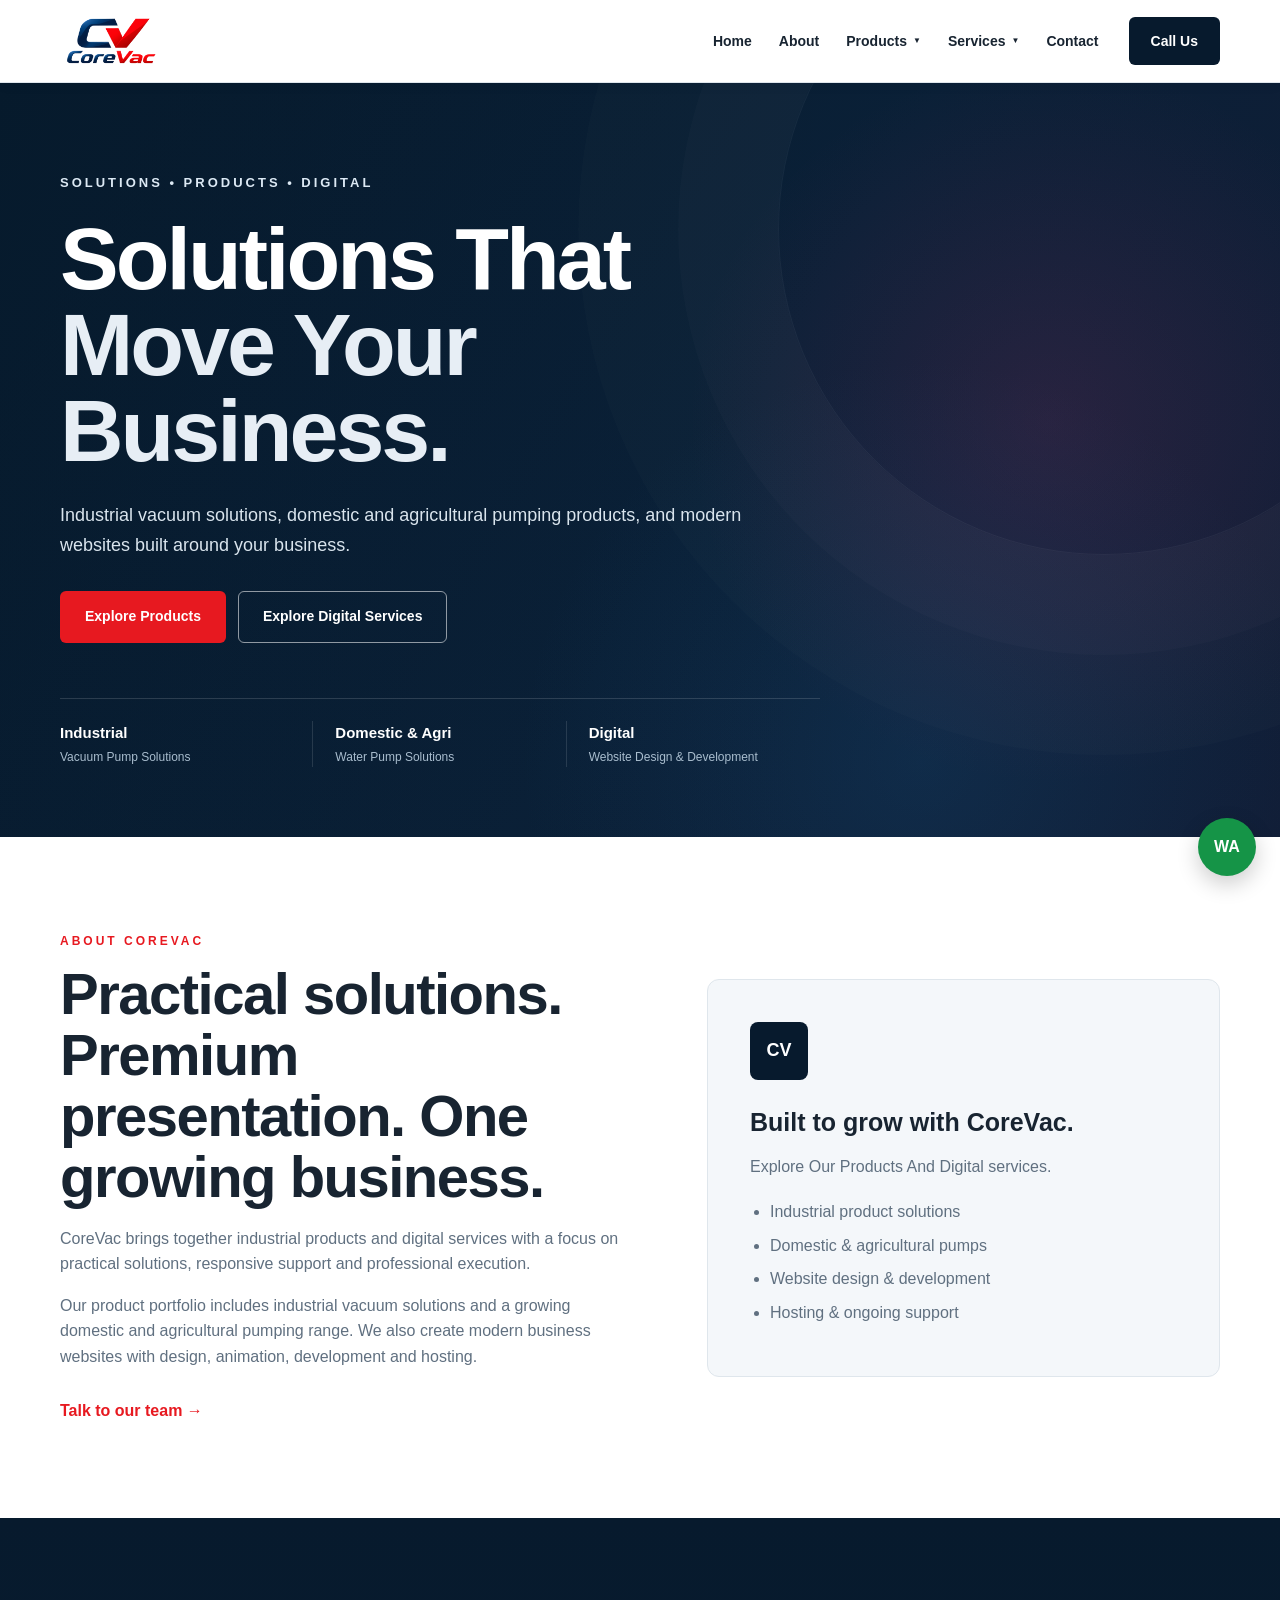
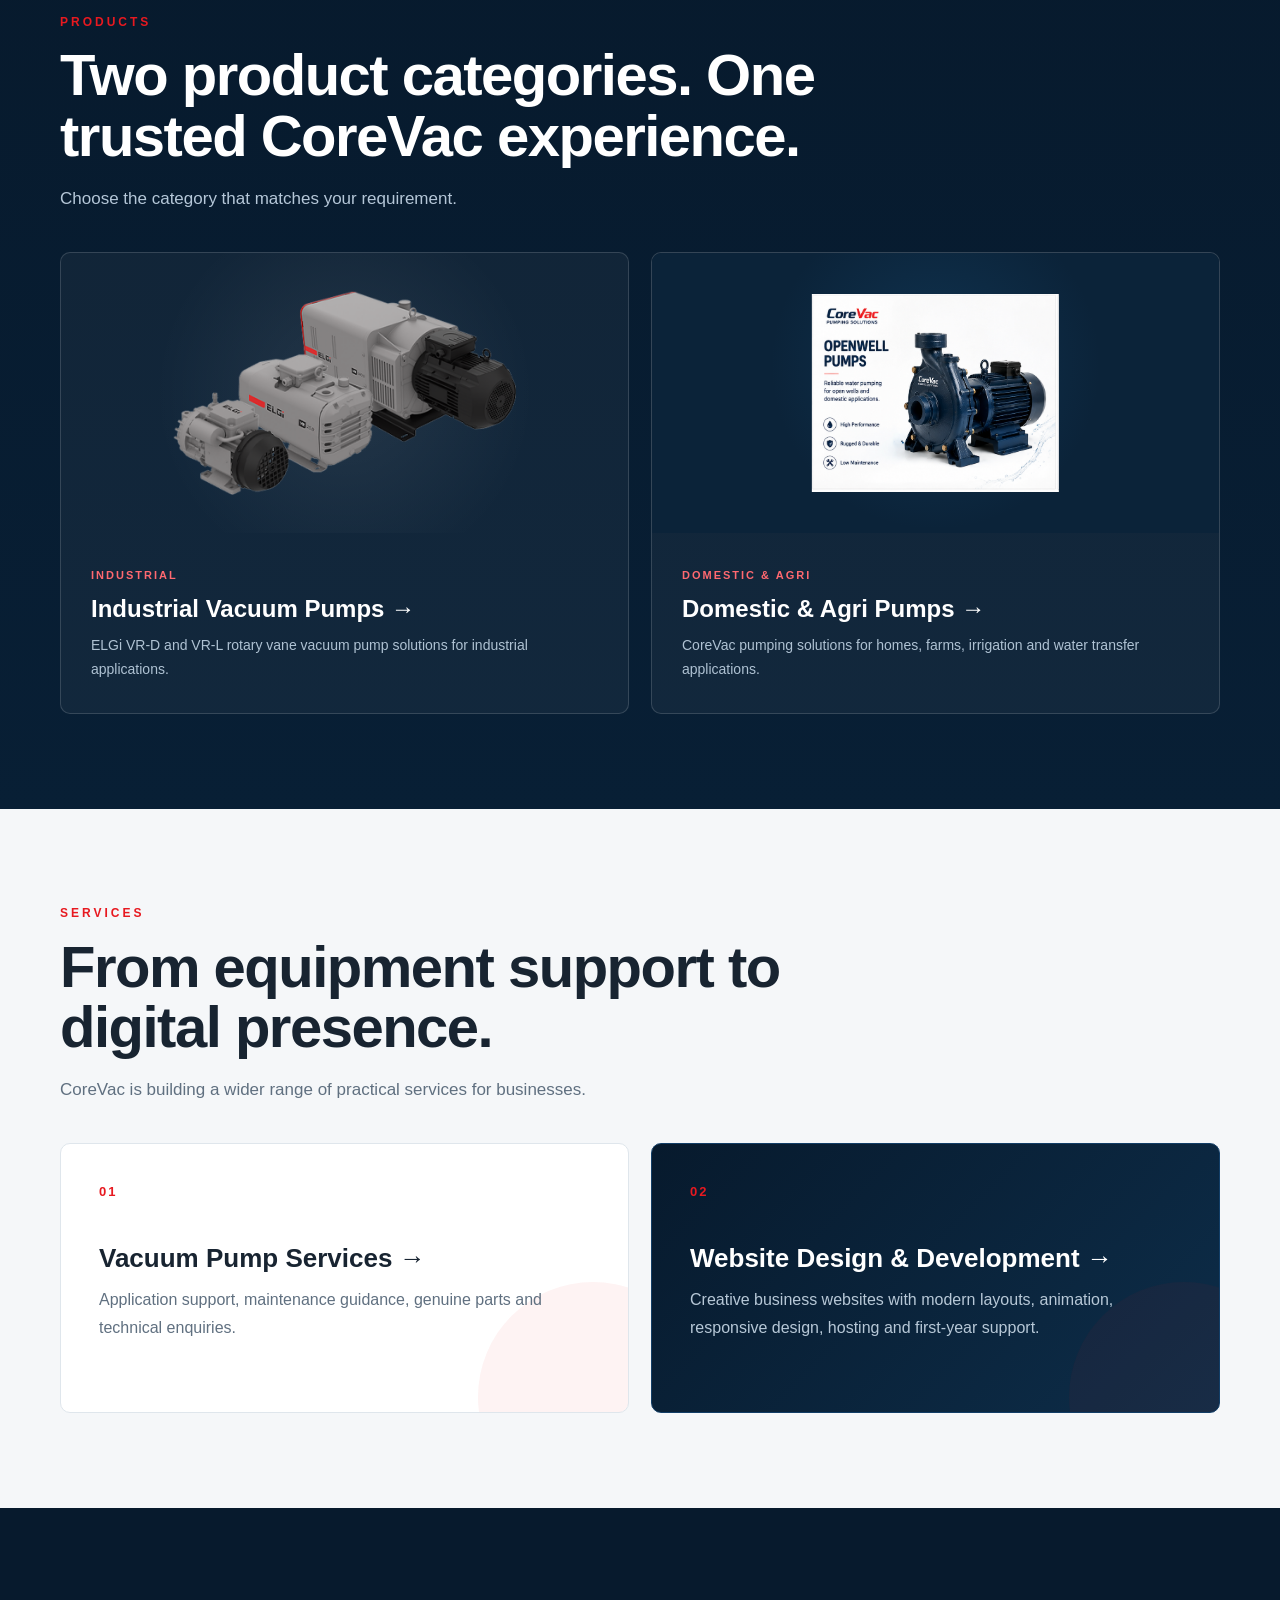
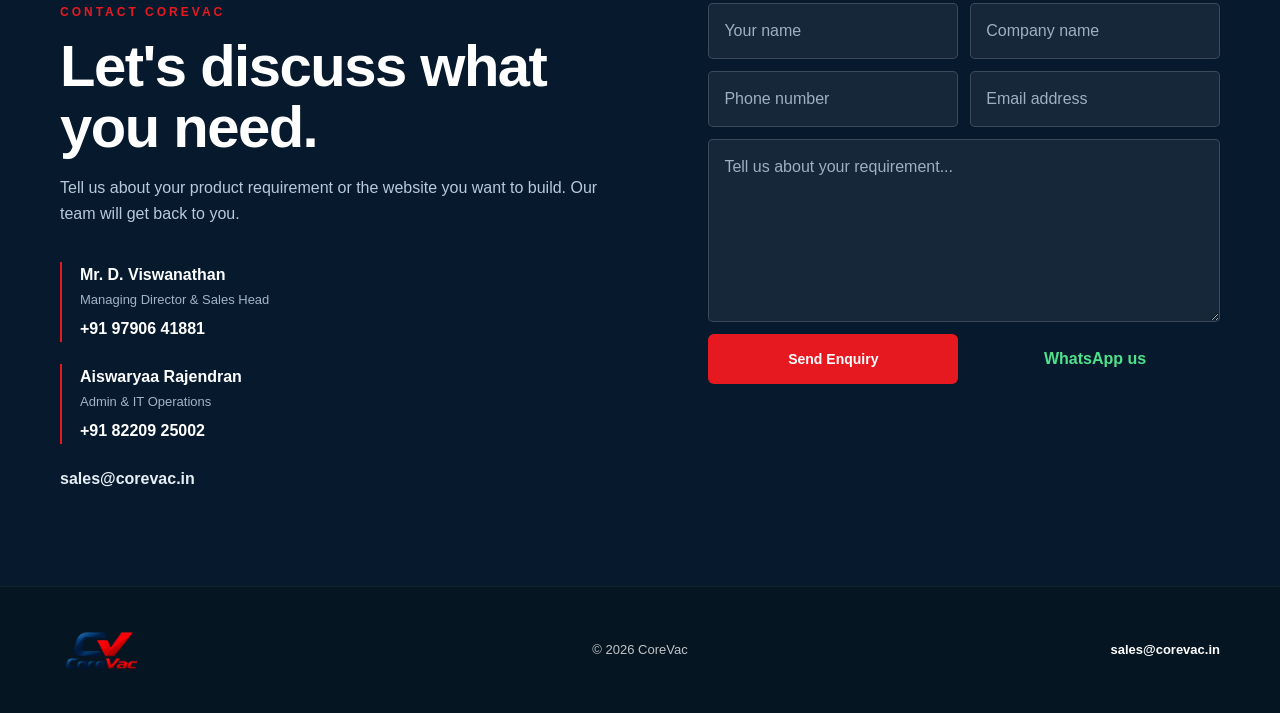
<file: index.html>
<!DOCTYPE html>
<html lang="en">
<head>
  <meta charset="UTF-8">
  <meta name="viewport" content="width=device-width, initial-scale=1.0">
  <meta name="description" content="CoreVac - Industrial vacuum pumps, domestic and agricultural pumps, and website design and hosting services.">
  <meta name="keywords" content="CoreVac, industrial vacuum pumps, ELGi vacuum pumps, domestic pumps, agricultural pumps, website design, website development, website hosting">
  <meta name="theme-color" content="#071a2d">
  <title>CoreVac | Industrial Products & Digital Solutions</title>
  <link rel="stylesheet" href="style.css">
</head>
  <!-- Google tag (gtag.js) -->
<script async src="https://www.googletagmanager.com/gtag/js?id=AW-18414880869"></script>
<script>
  window.dataLayer = window.dataLayer || [];
  function gtag(){dataLayer.push(arguments);}
  gtag('js', new Date());

  gtag('config', 'AW-18414880869');
</script>
<body>

<header class="site-header">
  <div class="container nav-wrap">
    <a class="brand" href="index.html#home">
      <img src="assets/corevac-logo.png" alt="CoreVac logo">
    </a>

    <button class="menu-btn" aria-label="Open menu" aria-expanded="false" type="button">☰</button>

    <nav class="nav">
      <a href="index.html#home">Home</a>
      <a href="index.html#about">About</a>

      <div class="nav-dropdown">
        <a href="index.html#products" class="nav-parent">Products <span class="dropdown-arrow">▼</span></a>
        <div class="dropdown-menu">
          <a href="products/industrial-vacuum-pumps.html">
            <strong>Industrial Vacuum Pumps</strong>
            <small>ELGi VR-D &amp; VR-L • Applications</small>
          </a>
          <a href="products/domestic-agri-pumps.html">
            <strong>Domestic &amp; Agri Pumps</strong>
            <small>Openwell • Self Priming • Monoblock • Agri</small>
          </a>
        </div>
      </div>

      <div class="nav-dropdown">
        <a href="index.html#services" class="nav-parent">Services <span class="dropdown-arrow">▼</span></a>
        <div class="dropdown-menu">
          <a href="services/vacuum-pump-services.html">
            <strong>Vacuum Pump Services</strong>
            <small>Support • Maintenance • Technical</small>
          </a>
          <a href="services/website-design-development.html">
            <strong>Website Design &amp; Development</strong>
            <small>Design • Animation • Hosting • Support</small>
          </a>
        </div>
      </div>

      <a href="index.html#contact">Contact</a>
    </nav>

    <a class="nav-cta" href="tel:+919790641881">Call Us</a>
  </div>
</header>

<main>
  <section id="home" class="hero">
    <div class="hero-overlay"></div>
    <div class="container hero-content">
      <div class="eyebrow">SOLUTIONS • PRODUCTS • DIGITAL</div>
      <h1>Solutions That<br><span>Move Your Business.</span></h1>
      <p>Industrial vacuum solutions, domestic and agricultural pumping products, and modern websites built around your business.</p>
      <div class="hero-actions">
        <a class="btn primary" href="#products">Explore Products</a>
        <a class="btn ghost" href="services/website-design-development.html">Explore Digital Services</a>
      </div>
      <div class="hero-trust">
        <div><strong>Industrial</strong><span>Vacuum Pump Solutions</span></div>
        <div><strong>Domestic &amp; Agri</strong><span>Water Pump Solutions</span></div>
        <div><strong>Digital</strong><span>Website Design &amp; Development</span></div>
      </div>
    </div>
  </section>

  <section id="about" class="section">
    <div class="container two-col">
      <div>
        <div class="section-kicker">ABOUT COREVAC</div>
        <h2>Practical solutions. Premium presentation. One growing business.</h2>
        <p>CoreVac brings together industrial products and digital services with a focus on practical solutions, responsive support and professional execution.</p>
        <p>Our product portfolio includes industrial vacuum solutions and a growing domestic and agricultural pumping range. We also create modern business websites with design, animation, development and hosting.</p>
        <a class="text-link" href="#contact">Talk to our team →</a>
      </div>
      <div class="about-card">
        <div class="about-icon">CV</div>
        <h3>Built to grow with CoreVac.</h3>
        <p>Explore Our Products And Digital services.</p>
        <ul>
          <li>Industrial product solutions</li>
          <li>Domestic &amp; agricultural pumps</li>
          <li>Website design &amp; development</li>
          <li>Hosting &amp; ongoing support</li>
        </ul>
      </div>
    </div>
  </section>

  <section id="products" class="section dark">
    <div class="container">
      <div class="section-kicker">PRODUCTS</div>
      <h2>Two product categories. One trusted CoreVac experience.</h2>
      <p class="section-intro">Choose the category that matches your requirement.</p>

      <div class="category-grid">

        <a class="category-card" href="products/industrial-vacuum-pumps.html">
          <div class="category-image industrial-preview">
            <div class="category-carousel industrial-carousel" aria-label="Industrial vacuum pump product images">
              <img class="carousel-slide is-active"
                   src="assets/vacuum-showcase/vr-d-enhanced.png"
                   alt="ELGi VR-D dry rotary vane vacuum pump">
              <img class="carousel-slide"
                   src="assets/vacuum-showcase/vr-l-enhanced.png"
                   alt="ELGi VR-L lubricated rotary vane vacuum pump">
            </div>
          </div>
          <div class="category-content">
            <span class="product-badge">INDUSTRIAL</span>
            <h3>Industrial Vacuum Pumps →</h3>
            <p>ELGi VR-D and VR-L rotary vane vacuum pump solutions for industrial applications.</p>
          </div>
        </a>

        <a class="category-card" href="products/domestic-agri-pumps.html">
          <div class="category-image domestic-preview">
            <div class="category-carousel domestic-carousel" aria-label="Domestic and agricultural pump product images">
              <img class="carousel-slide is-active"
                   src="assets/domestic-agri/openwell-pump.png"
                   alt="CoreVac Openwell Pump">
              <img class="carousel-slide"
                   src="assets/domestic-agri/monoblock-pump.png"
                   alt="CoreVac Monoblock Pump">
              <img class="carousel-slide"
                   src="assets/domestic-agri/self-priming-pump.png"
                   alt="CoreVac Self Priming Pump">
              <img class="carousel-slide"
                   src="assets/domestic-agri/agri-pump.png"
                   alt="CoreVac Agricultural Pump">
            </div>
          </div>
          <div class="category-content">
            <span class="product-badge">DOMESTIC &amp; AGRI</span>
            <h3>Domestic &amp; Agri Pumps →</h3>
            <p>CoreVac pumping solutions for homes, farms, irrigation and water transfer applications.</p>
          </div>
        </a>

      </div>
    </div>
  </section>

  <section id="services" class="section service-section">
    <div class="container">
      <div class="section-kicker">SERVICES</div>
      <h2>From equipment support to digital presence.</h2>
      <p class="section-intro">CoreVac is building a wider range of practical services for businesses.</p>
      <div class="service-cards">
        <a class="service-card" href="services/vacuum-pump-services.html">
          <span class="service-number">01</span>
          <h3>Vacuum Pump Services →</h3>
          <p>Application support, maintenance guidance, genuine parts and technical enquiries.</p>
        </a>
        <a class="service-card featured-service" href="services/website-design-development.html">
          <span class="service-number">02</span>
          <h3>Website Design &amp; Development →</h3>
          <p>Creative business websites with modern layouts, animation, responsive design, hosting and first-year support.</p>
        </a>
      </div>
    </div>
  </section>

  <section id="contact" class="section contact-section">
    <div class="container contact-grid">
      <div>
        <div class="section-kicker">CONTACT COREVAC</div>
        <h2>Let's discuss what you need.</h2>
        <p>Tell us about your product requirement or the website you want to build. Our team will get back to you.</p>
        <div class="contact-details">
          <div class="contact-item">
            <strong>Mr. D. Viswanathan</strong>
            <small>Managing Director & Sales Head</small>
            <strong>+91 97906 41881</strong>
          </div>
          <div class="contact-item">
            <strong>Aiswaryaa Rajendran</strong>
            <small>Admin & IT Operations</small>
            <strong>+91 82209 25002</strong>
          </div>
          <a href="mailto:sales@corevac.in">sales@corevac.in</a>
        </div>
      </div>

      <form class="contact-form" action="https://formsubmit.co/sales@corevac.in" method="POST">
        <input type="hidden" name="_subject" value="New CoreVac Website Enquiry">
        <input type="hidden" name="_template" value="table">
        <input type="hidden" name="_captcha" value="true">
        <input name="Name" type="text" placeholder="Your name" required>
        <input name="Company" type="text" placeholder="Company name">
        <input name="Phone" type="tel" placeholder="Phone number" required>
        <input name="Email" type="email" placeholder="Email address">
        <textarea name="Requirement" rows="6" placeholder="Tell us about your requirement..." required></textarea>
        <button class="btn primary" type="submit">Send Enquiry</button>
        <a class="whatsapp" href="https://wa.me/919790641881?text=Hello%20CoreVac%2C%20I%20have%20an%20enquiry" target="_blank" rel="noopener">WhatsApp us</a>
      </form>
    </div>
  </section>
</main>

<footer class="footer">
  <div class="container footer-wrap">
    <div class="footer-brand">
      <img src="assets/corevac-logo.png" alt="CoreVac">
    </div>
    <p>© <span id="year"></span> CoreVac</p>
    <a class="footer-email" href="mailto:sales@corevac.in">sales@corevac.in</a>
  </div>
</footer>

<a class="floating-whatsapp" href="https://wa.me/919790641881?text=Hello%20CoreVac%2C%20I%20have%20an%20enquiry" target="_blank" rel="noopener" aria-label="WhatsApp CoreVac">WA</a>

<script src="script.js"></script>

<script>
document.addEventListener("DOMContentLoaded", function () {
  document.querySelectorAll(".category-carousel").forEach(function (carousel) {
    const slides = carousel.querySelectorAll(".carousel-slide");
    if (slides.length < 2) return;

    let currentIndex = 0;

    setInterval(function () {
      slides[currentIndex].classList.remove("is-active");
      currentIndex = (currentIndex + 1) % slides.length;
      slides[currentIndex].classList.add("is-active");
    }, 3000);
  });
});
</script>

</body>
</html>
</file>
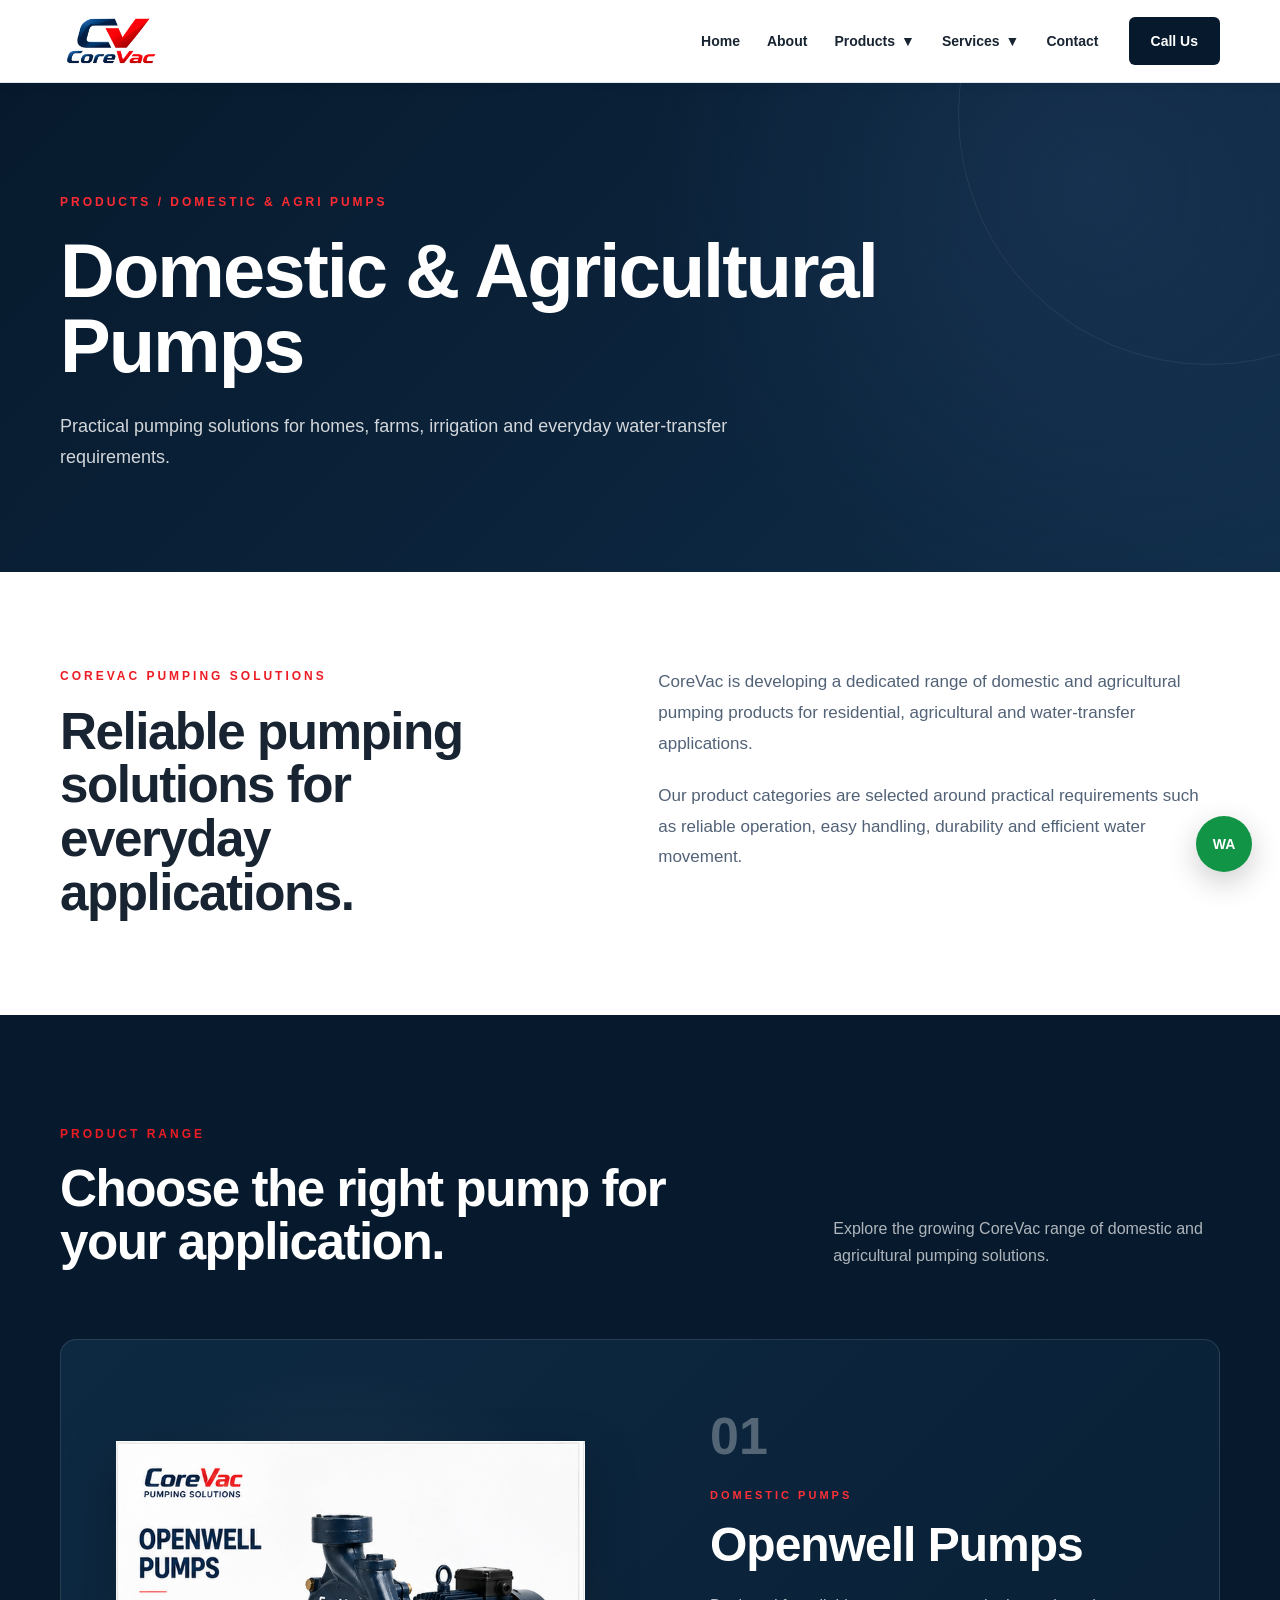
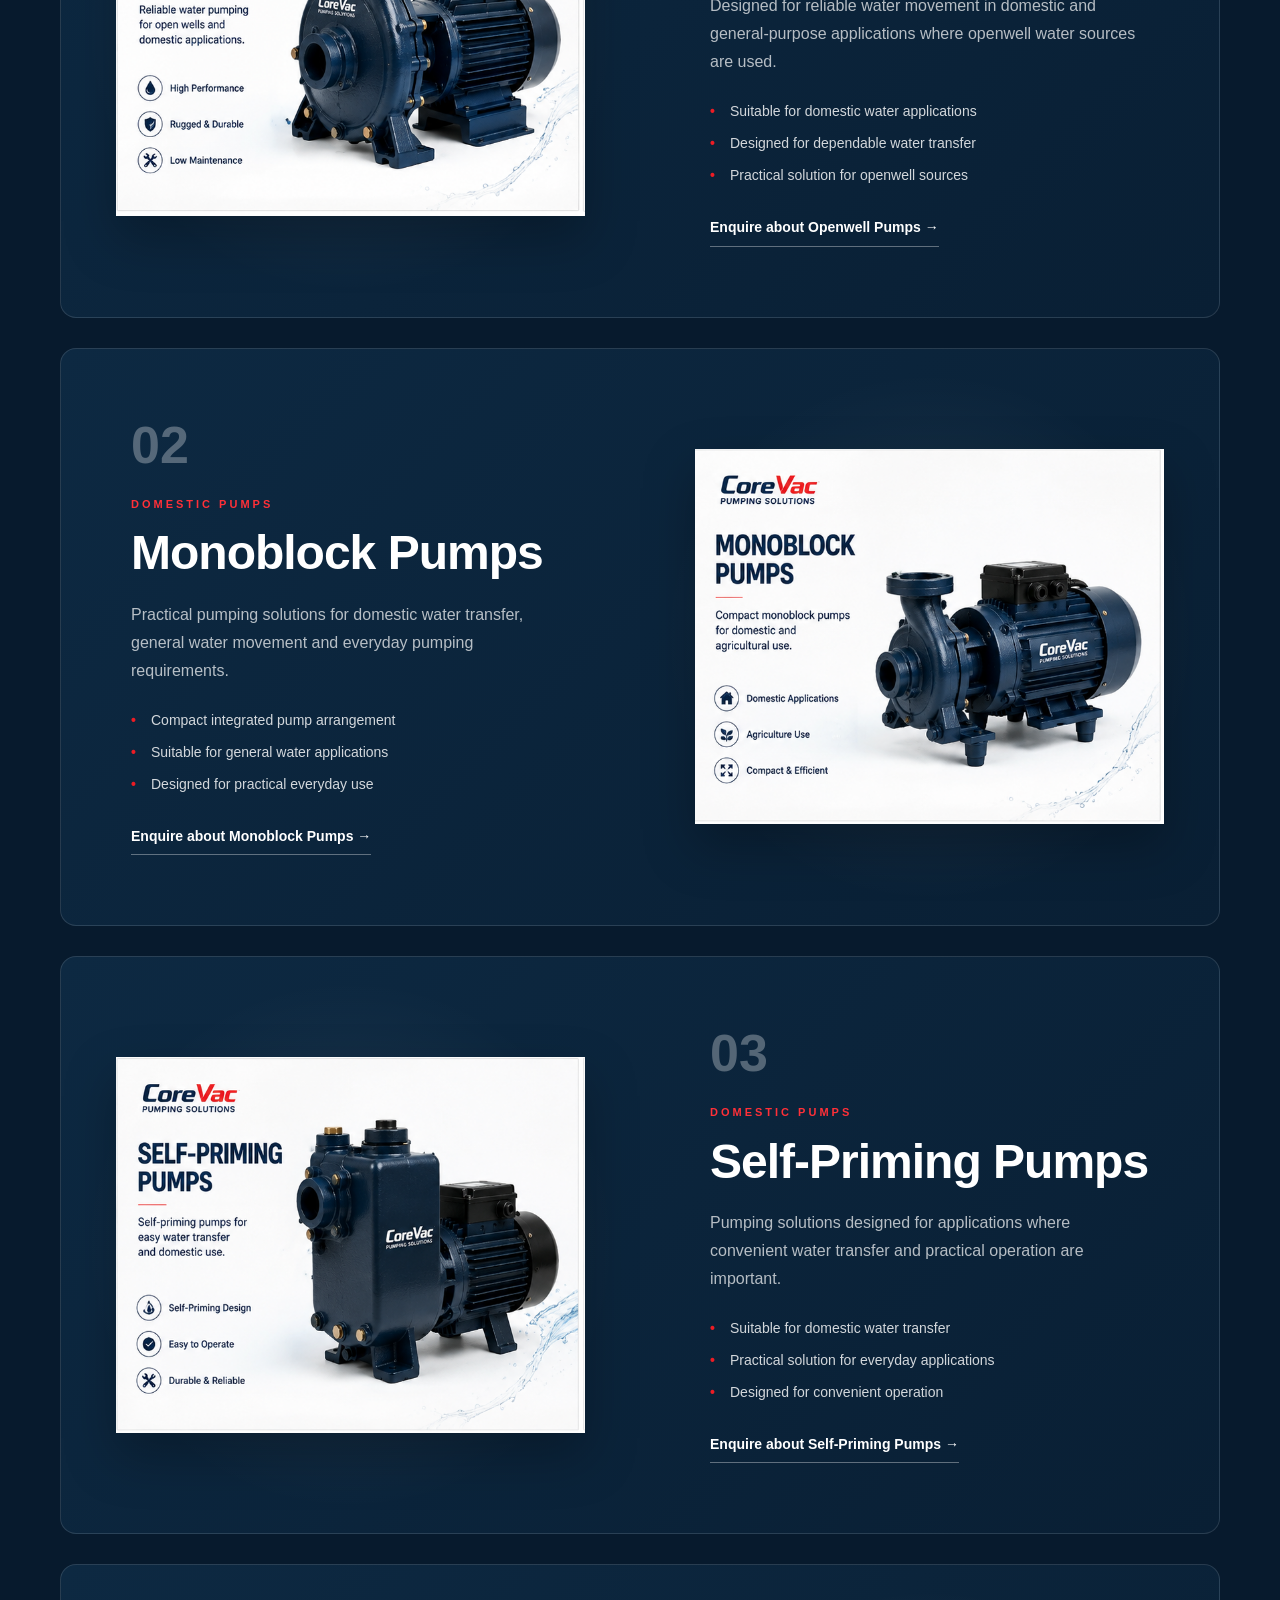
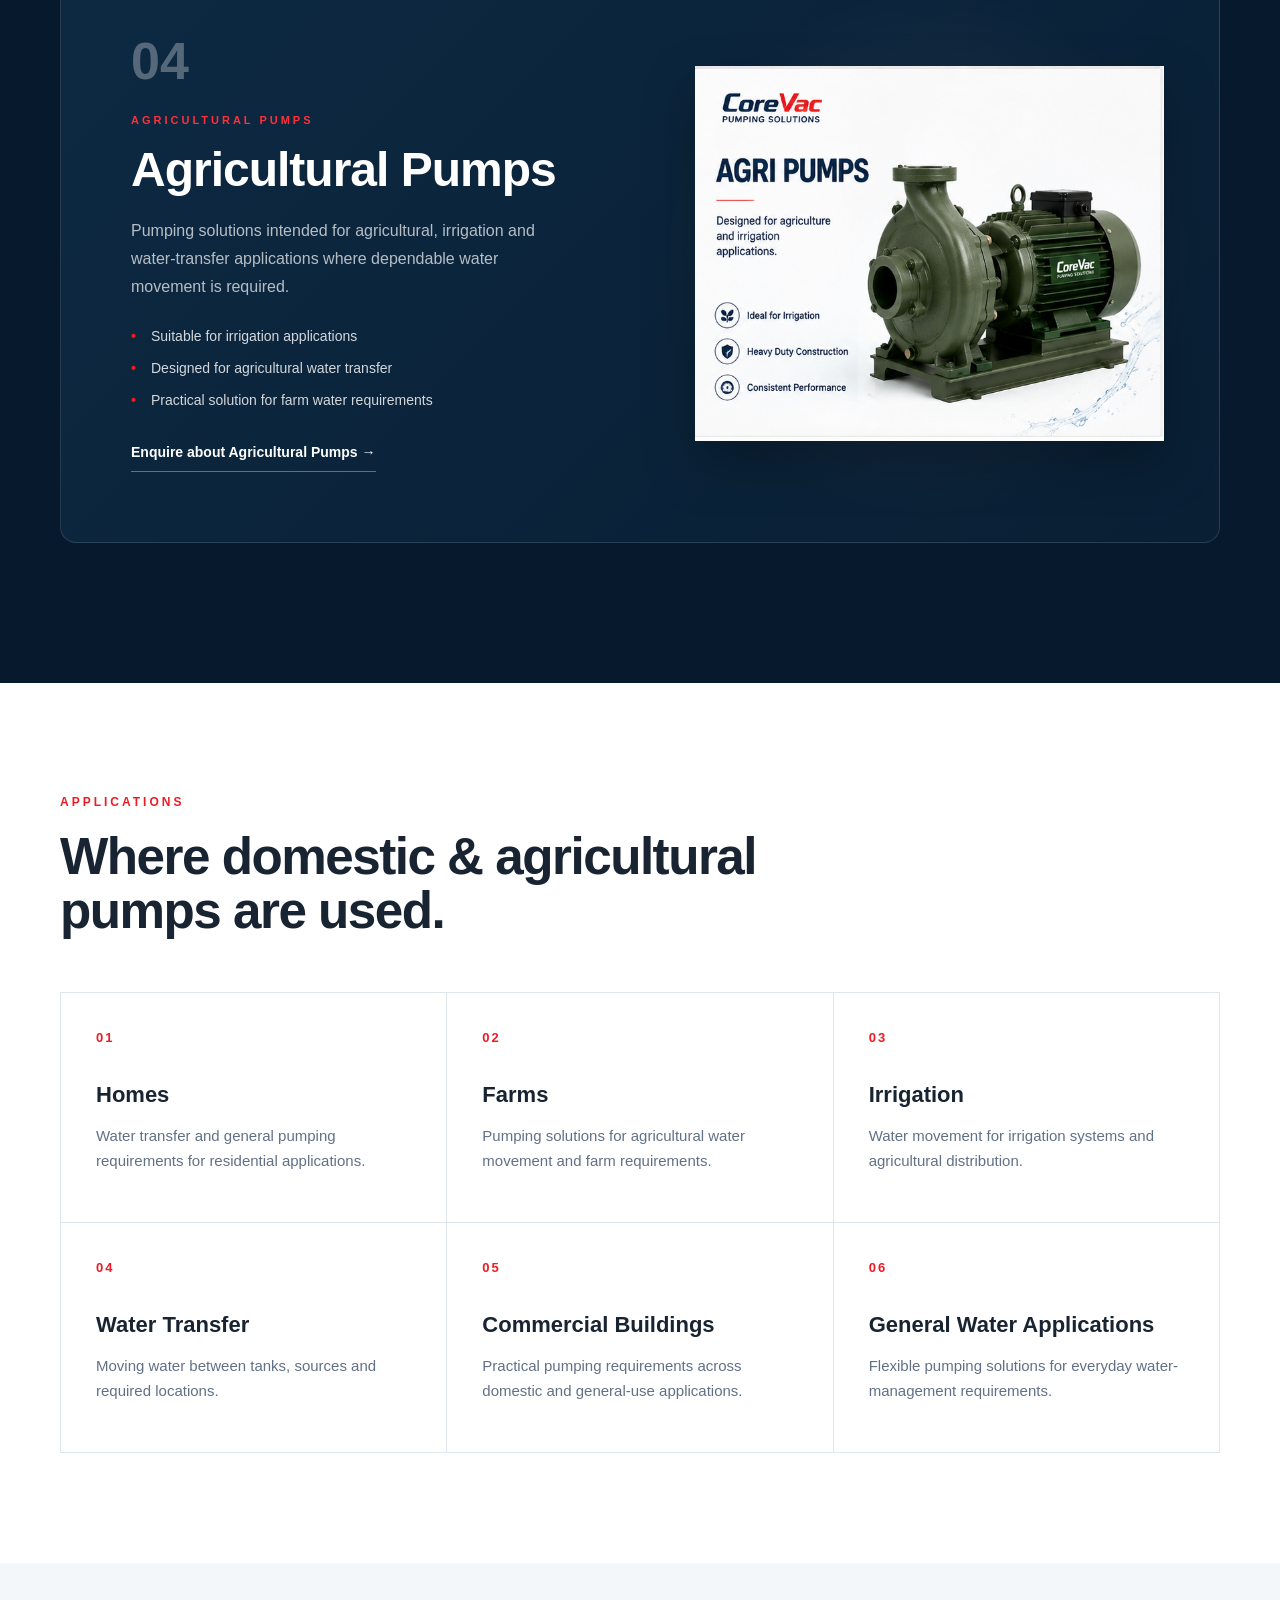
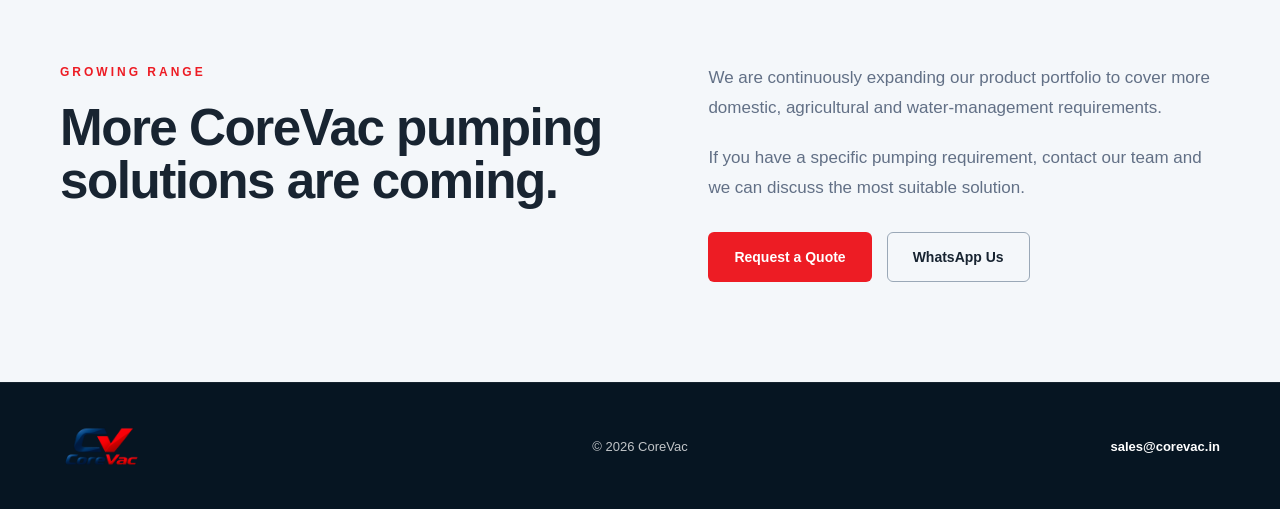
<file: products/domestic-agri-pumps.html>
<!DOCTYPE html>
<html lang="en">

<head>
  <meta charset="UTF-8">

  <meta
    name="viewport"
    content="width=device-width, initial-scale=1.0"
  >

  <meta
    name="description"
    content="CoreVac Domestic & Agricultural Pumps — Openwell, Monoblock, Self-Priming and Agricultural pumping solutions."
  >

  <meta
    name="theme-color"
    content="#071a2d"
  >

  <title>Domestic & Agri Pumps | CoreVac</title>

  <!-- MAIN WEBSITE CSS -->
  <link rel="stylesheet" href="../style.css">

  <!-- THIS PAGE CSS -->
  <link rel="stylesheet" href="domestic-agri-pumps.css">
</head>
  <!-- Google tag (gtag.js) -->
<script async src="https://www.googletagmanager.com/gtag/js?id=AW-18414880869"></script>
<script>
  window.dataLayer = window.dataLayer || [];
  function gtag(){dataLayer.push(arguments);}
  gtag('js', new Date());

  gtag('config', 'AW-18414880869');
</script>


<body>


<!-- =====================================================
     HEADER
===================================================== -->

<header class="site-header">

  <div class="container nav-wrap">

    <a
      class="brand"
      href="../index.html#home"
    >
      <img
        src="../assets/corevac-logo.png"
        alt="CoreVac logo"
      >
    </a>


    <button
      class="menu-btn"
      aria-label="Open menu"
      aria-expanded="false"
    >
      ☰
    </button>


    <nav class="nav">

      <a href="../index.html#home">
        Home
      </a>

      <a href="../index.html#about">
        About
      </a>


      <!-- PRODUCTS -->

      <div class="nav-dropdown">

        <a
          href="../index.html#products"
          class="nav-parent"
        >
          Products <span>▼</span>
        </a>

        <div class="dropdown-menu">

          <a href="industrial-vacuum-pumps.html">

            <strong>
              Industrial Vacuum Pumps
            </strong>

            <small>
              ELGi VR-D & VR-L • Applications
            </small>

          </a>


          <a href="domestic-agri-pumps.html">

            <strong>
              Domestic & Agri Pumps
            </strong>

            <small>
              Openwell • Self-Priming • Monoblock • Agri
            </small>

          </a>

        </div>

      </div>


      <!-- SERVICES -->

      <div class="nav-dropdown">

        <a
          href="../index.html#services"
          class="nav-parent"
        >
          Services <span>▼</span>
        </a>

        <div class="dropdown-menu">

          <a href="../services/vacuum-pump-services.html">

            <strong>
              Vacuum Pump Services
            </strong>

            <small>
              Support • Maintenance • Technical
            </small>

          </a>


          <a href="../services/website-design-development.html">

            <strong>
              Website Design & Development
            </strong>

            <small>
              Design • Animation • Hosting • Support
            </small>

          </a>

        </div>

      </div>


      <a href="../index.html#contact">
        Contact
      </a>

    </nav>


    <a
      class="nav-cta"
      href="tel:+919790641881"
    >
      Call Us
    </a>

  </div>

</header>



<!-- =====================================================
     MAIN CONTENT
===================================================== -->

<main>


<!-- =====================================================
     HERO
===================================================== -->

<section class="product-page-hero">

  <div class="container">

    <div class="page-kicker">
      PRODUCTS / DOMESTIC & AGRI PUMPS
    </div>


    <h1>
      Domestic & Agricultural Pumps
    </h1>


    <p>
      Practical pumping solutions for homes, farms,
      irrigation and everyday water-transfer requirements.
    </p>

  </div>

</section>



<!-- =====================================================
     INTRO
===================================================== -->

<section class="product-intro">

  <div class="container intro-grid">


    <div>

      <div class="section-kicker">
        COREVAC PUMPING SOLUTIONS
      </div>


      <h2>
        Reliable pumping solutions
        for everyday applications.
      </h2>

    </div>


    <div>

      <p>
        CoreVac is developing a dedicated range of
        domestic and agricultural pumping products
        for residential, agricultural and water-transfer
        applications.
      </p>


      <p>
        Our product categories are selected around
        practical requirements such as reliable operation,
        easy handling, durability and efficient water
        movement.
      </p>

    </div>

  </div>

</section>



<!-- =====================================================
     PRODUCT RANGE
===================================================== -->

<section class="pump-products">

  <div class="container">


    <div class="section-heading">

      <div>

        <div class="section-kicker">
          PRODUCT RANGE
        </div>


        <h2>
          Choose the right pump
          for your application.
        </h2>

      </div>


      <p>
        Explore the growing CoreVac range of domestic
        and agricultural pumping solutions.
      </p>

    </div>



    <!-- =================================================
         01 — OPENWELL
    ================================================== -->

    <article class="pump-card">


      <div class="pump-image">

        <img
          src="../assets/domestic-agri/openwell-pump.png"
          alt="CoreVac Openwell Pump"
          loading="lazy"
        >

      </div>


      <div class="pump-content">

        <div class="product-number">
          01
        </div>


        <div class="product-label">
          DOMESTIC PUMPS
        </div>


        <h3>
          Openwell Pumps
        </h3>


        <p>
          Designed for reliable water movement in
          domestic and general-purpose applications
          where openwell water sources are used.
        </p>


        <div class="feature-list">

          <span>
            Suitable for domestic water applications
          </span>

          <span>
            Designed for dependable water transfer
          </span>

          <span>
            Practical solution for openwell sources
          </span>

        </div>


        <a
          class="product-link"
          href="../index.html#contact"
        >
          Enquire about Openwell Pumps →
        </a>

      </div>

    </article>



    <!-- =================================================
         02 — MONOBLOCK
    ================================================== -->

    <article class="pump-card reverse">


      <div class="pump-image">

        <img
          src="../assets/domestic-agri/monoblock-pump.png"
          alt="CoreVac Monoblock Pump"
          loading="lazy"
        >

      </div>


      <div class="pump-content">

        <div class="product-number">
          02
        </div>


        <div class="product-label">
          DOMESTIC PUMPS
        </div>


        <h3>
          Monoblock Pumps
        </h3>


        <p>
          Practical pumping solutions for domestic
          water transfer, general water movement and
          everyday pumping requirements.
        </p>


        <div class="feature-list">

          <span>
            Compact integrated pump arrangement
          </span>

          <span>
            Suitable for general water applications
          </span>

          <span>
            Designed for practical everyday use
          </span>

        </div>


        <a
          class="product-link"
          href="../index.html#contact"
        >
          Enquire about Monoblock Pumps →
        </a>

      </div>

    </article>



    <!-- =================================================
         03 — SELF PRIMING
    ================================================== -->

    <article class="pump-card">


      <div class="pump-image">

        <img
          src="../assets/domestic-agri/self-priming-pump.png"
          alt="CoreVac Self Priming Pump"
          loading="lazy"
        >

      </div>


      <div class="pump-content">

        <div class="product-number">
          03
        </div>


        <div class="product-label">
          DOMESTIC PUMPS
        </div>


        <h3>
          Self-Priming Pumps
        </h3>


        <p>
          Pumping solutions designed for applications
          where convenient water transfer and practical
          operation are important.
        </p>


        <div class="feature-list">

          <span>
            Suitable for domestic water transfer
          </span>

          <span>
            Practical solution for everyday applications
          </span>

          <span>
            Designed for convenient operation
          </span>

        </div>


        <a
          class="product-link"
          href="../index.html#contact"
        >
          Enquire about Self-Priming Pumps →
        </a>

      </div>

    </article>



    <!-- =================================================
         04 — AGRICULTURAL
    ================================================== -->

    <article class="pump-card reverse">


      <div class="pump-image">

        <img
          src="../assets/domestic-agri/agri-pump.png"
          alt="CoreVac Agricultural Pump"
          loading="lazy"
        >

      </div>


      <div class="pump-content">

        <div class="product-number">
          04
        </div>


        <div class="product-label">
          AGRICULTURAL PUMPS
        </div>


        <h3>
          Agricultural Pumps
        </h3>


        <p>
          Pumping solutions intended for agricultural,
          irrigation and water-transfer applications
          where dependable water movement is required.
        </p>


        <div class="feature-list">

          <span>
            Suitable for irrigation applications
          </span>

          <span>
            Designed for agricultural water transfer
          </span>

          <span>
            Practical solution for farm water requirements
          </span>

        </div>


        <a
          class="product-link"
          href="../index.html#contact"
        >
          Enquire about Agricultural Pumps →
        </a>

      </div>

    </article>


  </div>

</section>



<!-- =====================================================
     APPLICATIONS
===================================================== -->

<section class="applications-section">

  <div class="container">

    <div class="section-kicker">
      APPLICATIONS
    </div>


    <h2>
      Where domestic & agricultural
      pumps are used.
    </h2>


    <div class="application-grid">


      <div class="application-card">

        <span>
          01
        </span>

        <h3>
          Homes
        </h3>

        <p>
          Water transfer and general pumping
          requirements for residential applications.
        </p>

      </div>



      <div class="application-card">

        <span>
          02
        </span>

        <h3>
          Farms
        </h3>

        <p>
          Pumping solutions for agricultural
          water movement and farm requirements.
        </p>

      </div>



      <div class="application-card">

        <span>
          03
        </span>

        <h3>
          Irrigation
        </h3>

        <p>
          Water movement for irrigation systems
          and agricultural distribution.
        </p>

      </div>



      <div class="application-card">

        <span>
          04
        </span>

        <h3>
          Water Transfer
        </h3>

        <p>
          Moving water between tanks, sources
          and required locations.
        </p>

      </div>



      <div class="application-card">

        <span>
          05
        </span>

        <h3>
          Commercial Buildings
        </h3>

        <p>
          Practical pumping requirements across
          domestic and general-use applications.
        </p>

      </div>



      <div class="application-card">

        <span>
          06
        </span>

        <h3>
          General Water Applications
        </h3>

        <p>
          Flexible pumping solutions for everyday
          water-management requirements.
        </p>

      </div>


    </div>

  </div>

</section>



<!-- =====================================================
     FUTURE RANGE
===================================================== -->

<section class="future-range">

  <div class="container future-grid">


    <div>

      <div class="section-kicker">
        GROWING RANGE
      </div>


      <h2>
        More CoreVac pumping
        solutions are coming.
      </h2>

    </div>


    <div>

      <p>
        We are continuously expanding our product
        portfolio to cover more domestic, agricultural
        and water-management requirements.
      </p>


      <p>
        If you have a specific pumping requirement,
        contact our team and we can discuss the most
        suitable solution.
      </p>


      <div class="future-actions">

        <a
          class="btn primary"
          href="../index.html#contact"
        >
          Request a Quote
        </a>


        <a
          class="btn ghost"
          href="https://wa.me/919790641881?text=Hello%20CoreVac%2C%20I%20have%20a%20pump%20requirement."
          target="_blank"
          rel="noopener"
        >
          WhatsApp Us
        </a>

      </div>

    </div>

  </div>

</section>


</main>



<!-- =====================================================
     FOOTER
===================================================== -->

<footer class="footer">
  <div class="container footer-wrap">

    <a class="footer-brand" href="../index.html#home">
      <img src="../assets/corevac-logo.png" alt="CoreVac">
    </a>

    <p>© 2026 CoreVac</p>

    <a class="footer-email" href="mailto:sales@corevac.in">
      sales@corevac.in
    </a>

  </div>
</footer>



<!-- =====================================================
     WHATSAPP
===================================================== -->

<a
  class="floating-whatsapp"
  href="https://wa.me/919790641881?text=Hello%20CoreVac%2C%20I%20have%20a%20pump%20requirement."
  target="_blank"
  rel="noopener"
  aria-label="WhatsApp CoreVac"
>
  WA
</a>



<!-- MAIN SITE JAVASCRIPT -->

<script src="../script.js"></script>


</body>
</html>
</file>
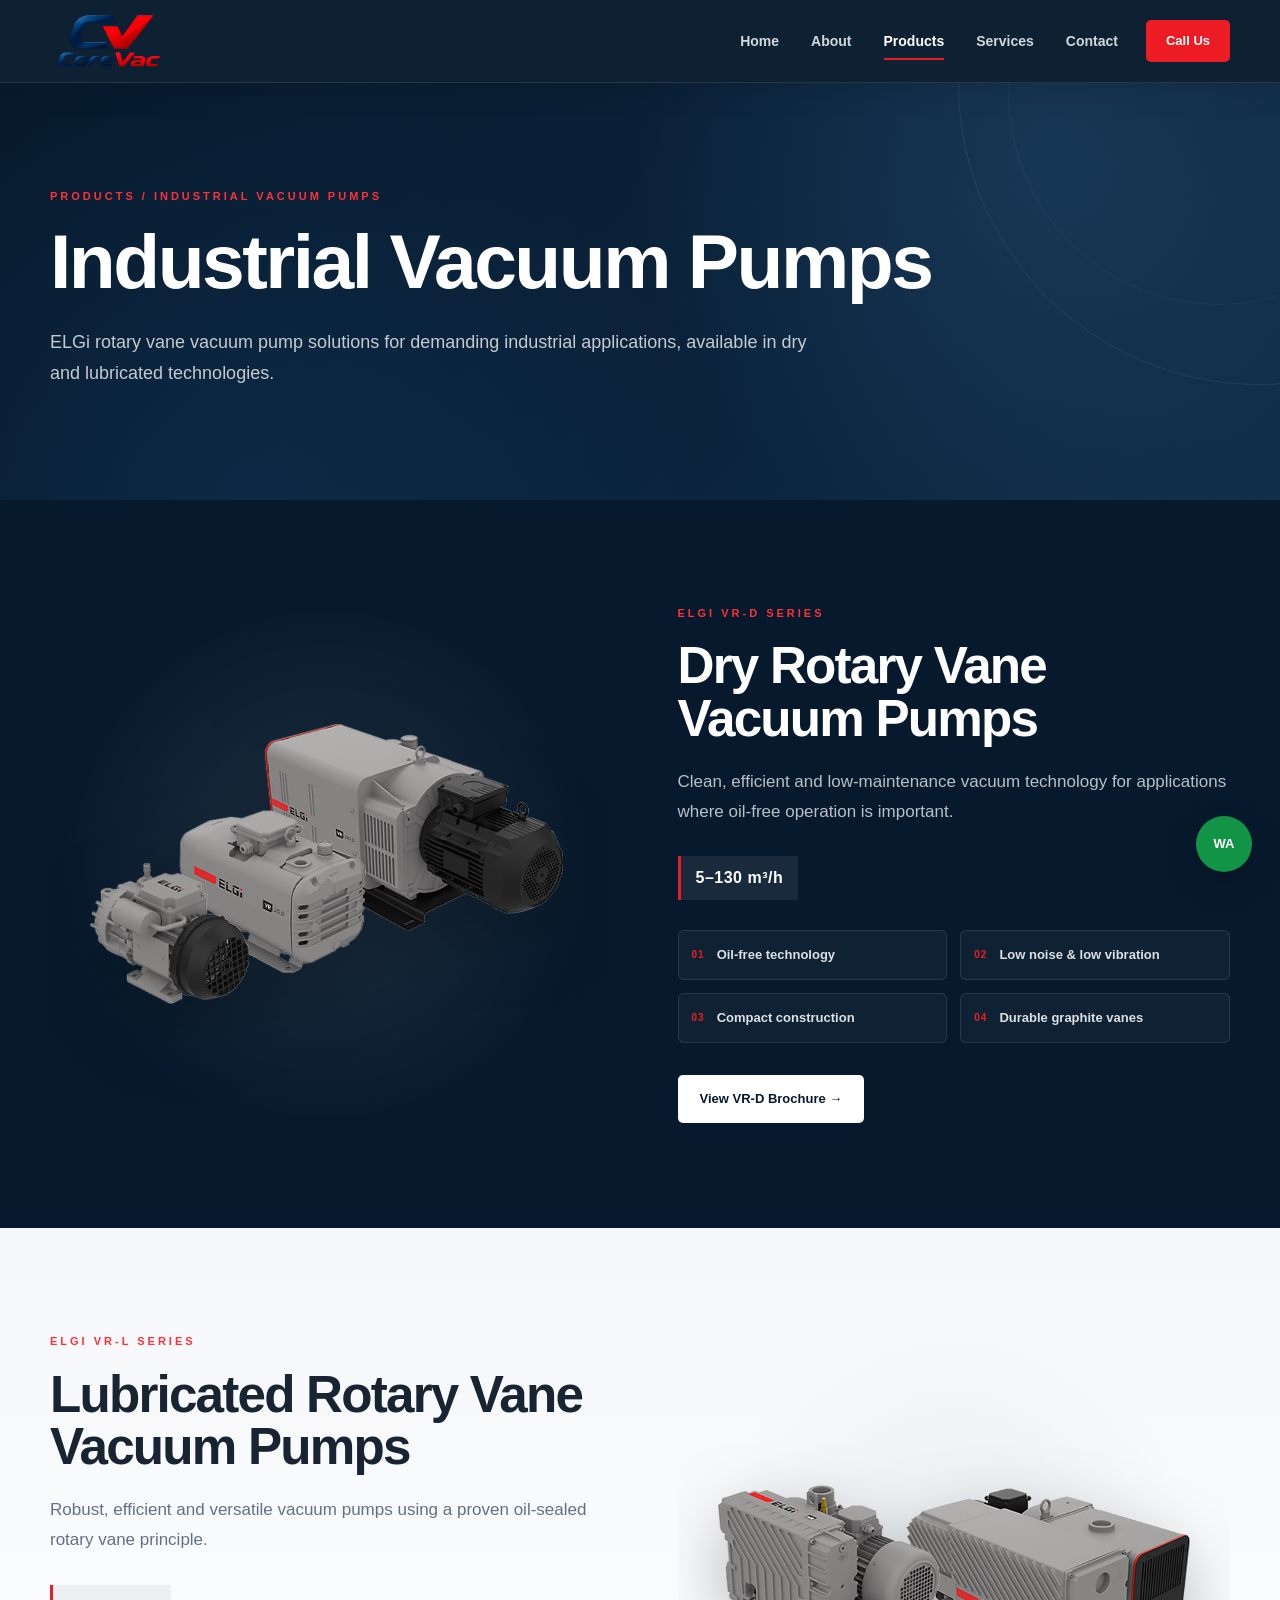
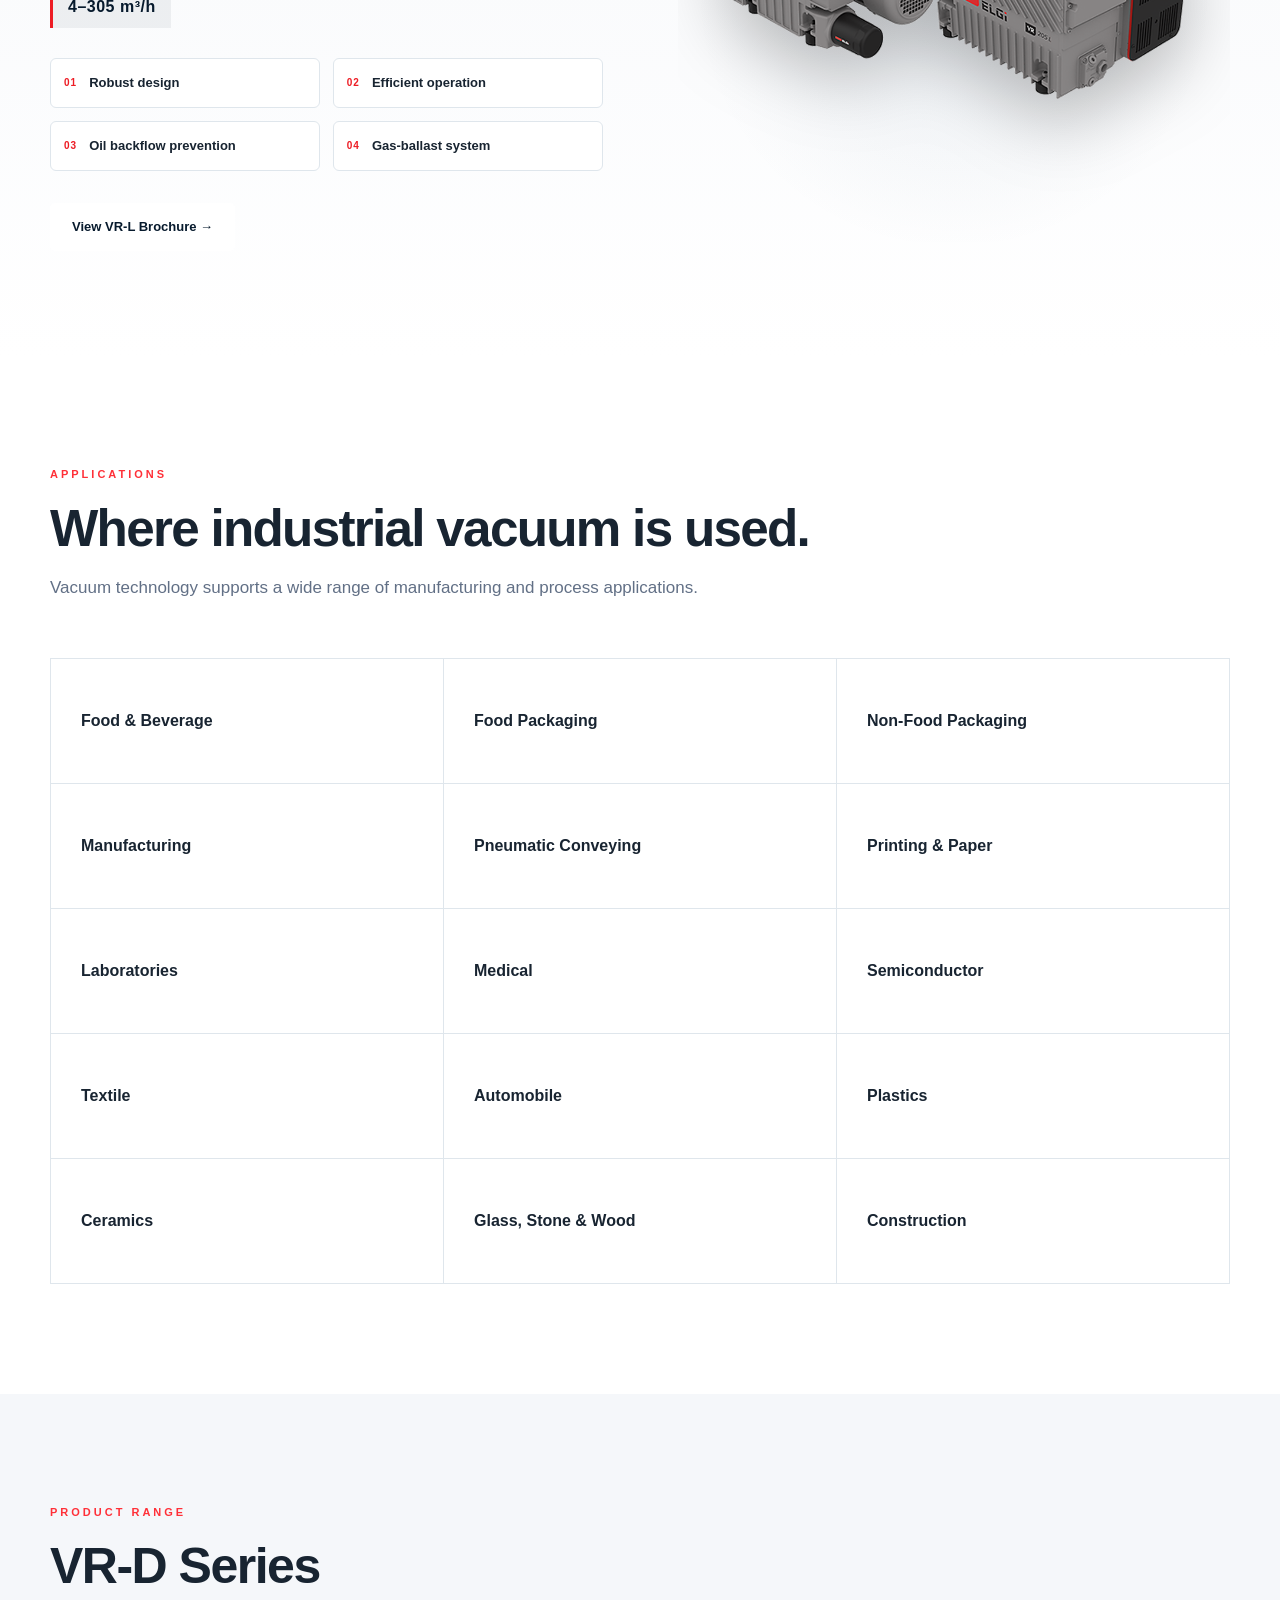
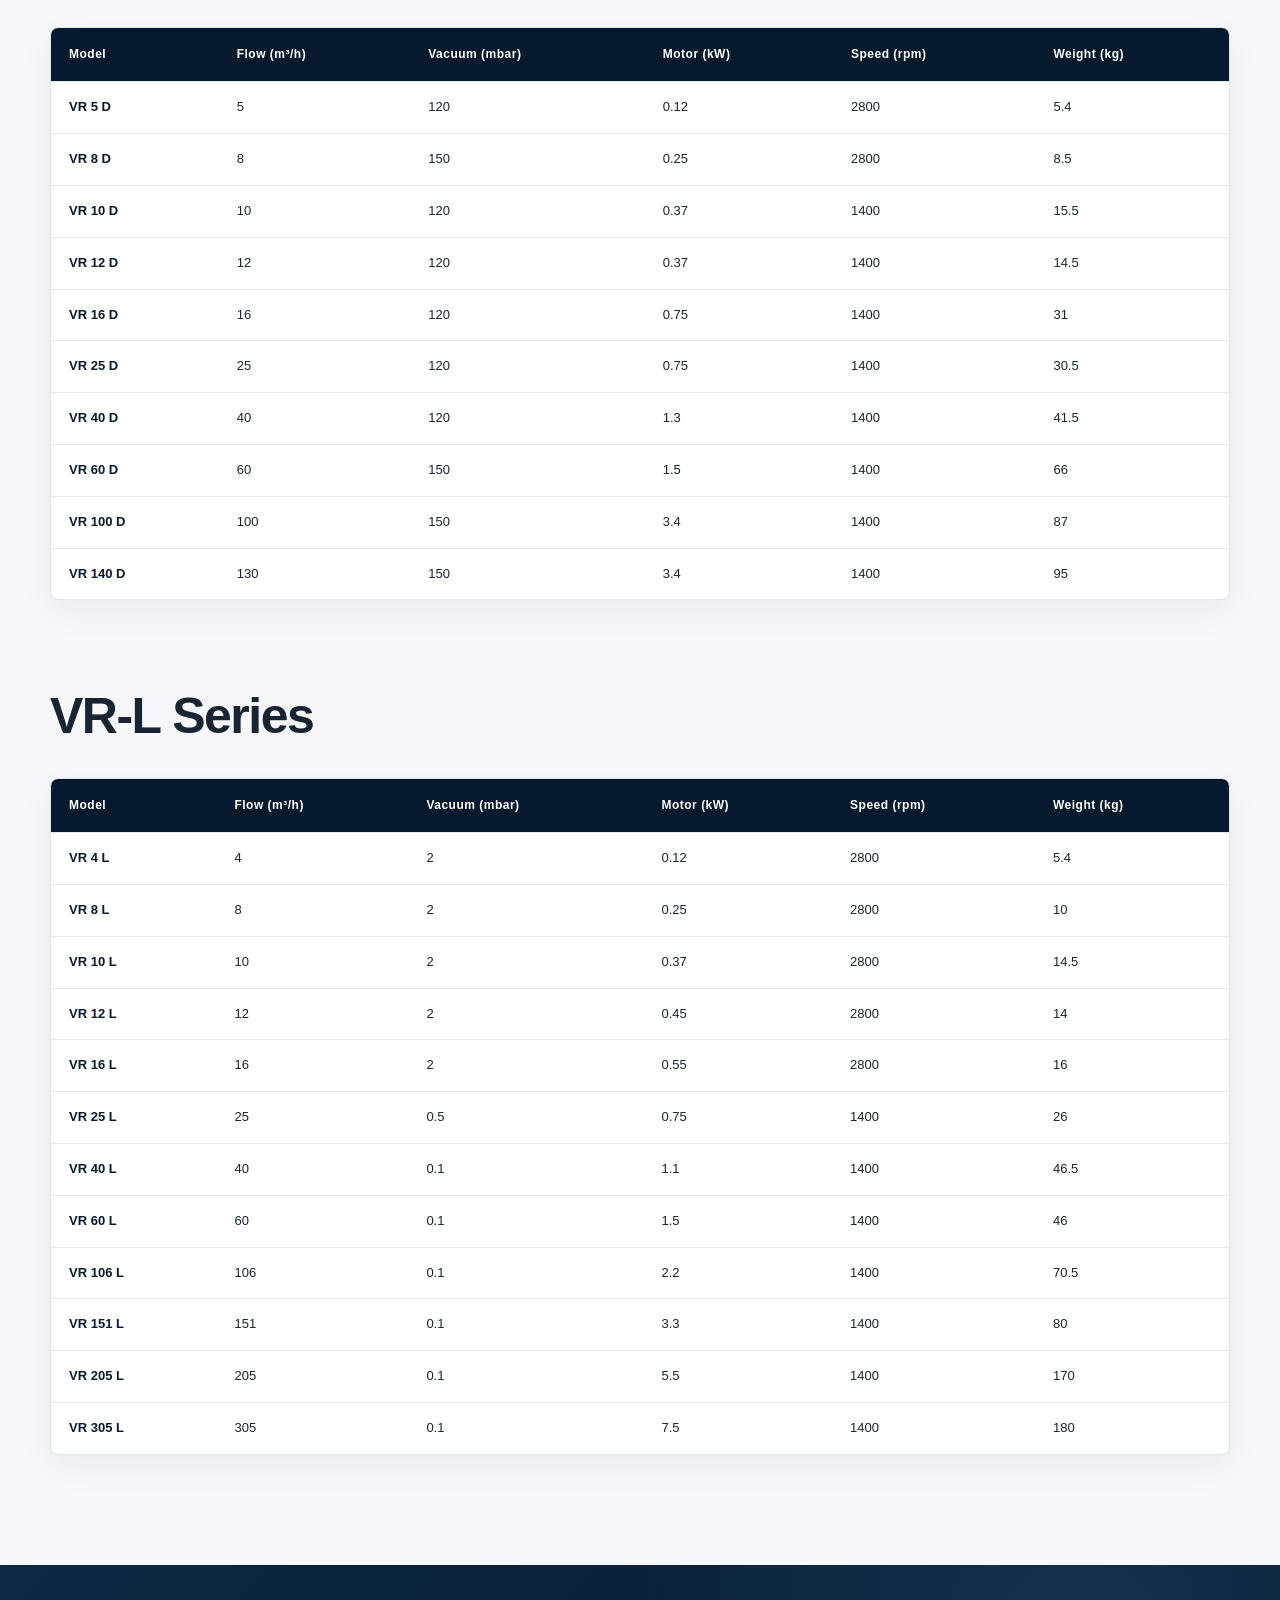
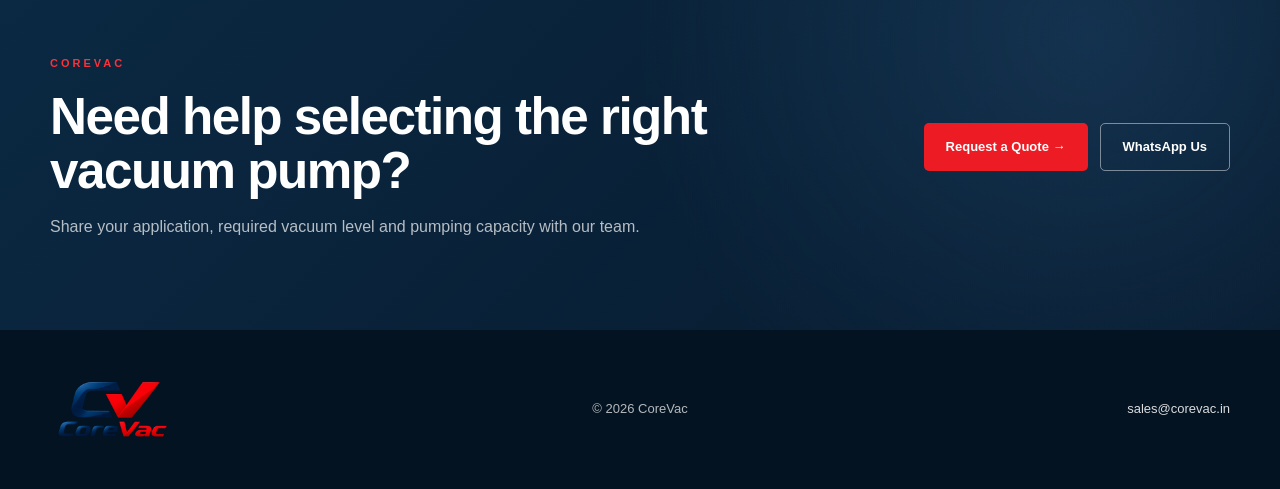
<file: products/industrial-vacuum-pumps.html>
<!DOCTYPE html>
<html lang="en">

<head>

  <meta charset="UTF-8">

  <meta
    name="viewport"
    content="width=device-width, initial-scale=1.0"
  >

  <meta
    name="description"
    content="CoreVac Industrial Vacuum Pumps - ELGi VR-D and VR-L rotary vane vacuum pump solutions for industrial applications."
  >

  <meta
    name="keywords"
    content="CoreVac, ELGi vacuum pumps, industrial vacuum pumps, VR-D, VR-L, rotary vane vacuum pumps, Coimbatore"
  >

  <meta
    name="theme-color"
    content="#071a2d"
  >

  <title>Industrial Vacuum Pumps | CoreVac</title>

  <!--
    PAGE-SPECIFIC CSS

    Do NOT add the main style.css here.
    This page uses its own CSS.
  -->

  <link
    rel="stylesheet"
    href="industrial-vacuum-pumps.css"
  >

</head>

  <!-- Google tag (gtag.js) -->
<script async src="https://www.googletagmanager.com/gtag/js?id=AW-18414880869"></script>
<script>
  window.dataLayer = window.dataLayer || [];
  function gtag(){dataLayer.push(arguments);}
  gtag('js', new Date());

  gtag('config', 'AW-18414880869');
</script>


<body>


<!-- =========================================================
     HEADER
     ========================================================= -->

<header class="product-header">

  <div class="product-container header-inner">


    <!-- COREVAC LOGO -->

    <a
      class="brand"
      href="../index.html#home"
      aria-label="CoreVac Home"
    >

      <img
        src="../assets/corevac-logo.png"
        alt="CoreVac logo"
      >

    </a>


    <!-- NAVIGATION -->

    <nav class="product-nav">

      <a href="../index.html#home">
        Home
      </a>

      <a href="../index.html#about">
        About
      </a>

      <a
        href="../index.html#products"
        class="active"
      >
        Products
      </a>

      <a href="../index.html#services">
        Services
      </a>

      <a href="../index.html#contact">
        Contact
      </a>

    </nav>


    <!-- CALL BUTTON -->

    <a
      class="call-button"
      href="tel:+919790641881"
    >
      Call Us
    </a>


  </div>

</header>



<!-- =========================================================
     MAIN
     ========================================================= -->

<main>


<!-- =========================================================
     HERO
     ========================================================= -->

<section class="product-hero">

  <div class="product-container hero-inner">

    <div class="eyebrow">
      PRODUCTS / INDUSTRIAL VACUUM PUMPS
    </div>


    <h1>
      Industrial Vacuum Pumps
    </h1>


    <p>
      ELGi rotary vane vacuum pump solutions for demanding
      industrial applications, available in dry and
      lubricated technologies.
    </p>

  </div>

</section>



<!-- =========================================================
     VR-D SERIES
     ========================================================= -->

<section class="pump-section">

  <div class="product-container pump-grid">


    <!-- VR-D IMAGE -->

    <div class="pump-image-area">

      <img
        src="../assets/vacuum-showcase/vr-d-enhanced.png"
        alt="ELGi VR-D dry rotary vane vacuum pump"
        class="pump-image"
      >

    </div>


    <!-- VR-D CONTENT -->

    <div class="pump-content">

      <div class="eyebrow">
        ELGi VR-D SERIES
      </div>


      <h2>
        Dry Rotary Vane
        <br>
        Vacuum Pumps
      </h2>


      <p class="lead">
        Clean, efficient and low-maintenance vacuum
        technology for applications where oil-free
        operation is important.
      </p>


      <div class="pump-range">
        5–130 m³/h
      </div>


      <div class="feature-list">

        <div>

          <span>
            01
          </span>

          <strong>
            Oil-free technology
          </strong>

        </div>


        <div>

          <span>
            02
          </span>

          <strong>
            Low noise & low vibration
          </strong>

        </div>


        <div>

          <span>
            03
          </span>

          <strong>
            Compact construction
          </strong>

        </div>


        <div>

          <span>
            04
          </span>

          <strong>
            Durable graphite vanes
          </strong>

        </div>

      </div>


      <a
        class="product-button"
        href="../brochures/ELGi-VR-D-Series.pdf"
        target="_blank"
        rel="noopener"
      >
        View VR-D Brochure →
      </a>

    </div>

  </div>

</section>



<!-- =========================================================
     VR-L SERIES
     ========================================================= -->

<section class="pump-section pump-section-alt">

  <div class="product-container pump-grid reverse-mobile">


    <!-- VR-L CONTENT -->

    <div class="pump-content">

      <div class="eyebrow">
        ELGi VR-L SERIES
      </div>


      <h2>
        Lubricated Rotary Vane
        <br>
        Vacuum Pumps
      </h2>


      <p class="lead">
        Robust, efficient and versatile vacuum pumps
        using a proven oil-sealed rotary vane principle.
      </p>


      <div class="pump-range">
        4–305 m³/h
      </div>


      <div class="feature-list">

        <div>

          <span>
            01
          </span>

          <strong>
            Robust design
          </strong>

        </div>


        <div>

          <span>
            02
          </span>

          <strong>
            Efficient operation
          </strong>

        </div>


        <div>

          <span>
            03
          </span>

          <strong>
            Oil backflow prevention
          </strong>

        </div>


        <div>

          <span>
            04
          </span>

          <strong>
            Gas-ballast system
          </strong>

        </div>

      </div>


      <a
        class="product-button"
        href="../brochures/ELGi-VR-L-Series.pdf"
        target="_blank"
        rel="noopener"
      >
        View VR-L Brochure →
      </a>

    </div>


    <!-- VR-L IMAGE -->

    <div class="pump-image-area">

      <img
        src="../assets/vacuum-showcase/vr-l-enhanced.png"
        alt="ELGi VR-L lubricated rotary vane vacuum pump"
        class="pump-image"
      >

    </div>

  </div>

</section>



<!-- =========================================================
     APPLICATIONS
     ========================================================= -->

<section class="applications-section">

  <div class="product-container">

    <div class="eyebrow">
      APPLICATIONS
    </div>


    <h2>
      Where industrial vacuum is used.
    </h2>


    <p class="section-intro">
      Vacuum technology supports a wide range of
      manufacturing and process applications.
    </p>


    <div class="application-grid">


      <div class="application-card">
        Food & Beverage
      </div>


      <div class="application-card">
        Food Packaging
      </div>


      <div class="application-card">
        Non-Food Packaging
      </div>


      <div class="application-card">
        Manufacturing
      </div>


      <div class="application-card">
        Pneumatic Conveying
      </div>


      <div class="application-card">
        Printing & Paper
      </div>


      <div class="application-card">
        Laboratories
      </div>


      <div class="application-card">
        Medical
      </div>


      <div class="application-card">
        Semiconductor
      </div>


      <div class="application-card">
        Textile
      </div>


      <div class="application-card">
        Automobile
      </div>


      <div class="application-card">
        Plastics
      </div>


      <div class="application-card">
        Ceramics
      </div>


      <div class="application-card">
        Glass, Stone & Wood
      </div>


      <div class="application-card">
        Construction
      </div>


    </div>

  </div>

</section>



<!-- =========================================================
     PRODUCT SPECIFICATIONS
     ========================================================= -->

<section class="spec-section">

  <div class="product-container">


    <div class="eyebrow">
      PRODUCT RANGE
    </div>


    <h2>
      VR-D Series
    </h2>


    <!-- VR-D TABLE -->

    <div class="table-wrap">

      <table>

        <thead>

          <tr>

            <th>
              Model
            </th>

            <th>
              Flow (m³/h)
            </th>

            <th>
              Vacuum (mbar)
            </th>

            <th>
              Motor (kW)
            </th>

            <th>
              Speed (rpm)
            </th>

            <th>
              Weight (kg)
            </th>

          </tr>

        </thead>


        <tbody>


          <tr>

            <td>
              VR 5 D
            </td>

            <td>
              5
            </td>

            <td>
              120
            </td>

            <td>
              0.12
            </td>

            <td>
              2800
            </td>

            <td>
              5.4
            </td>

          </tr>


          <tr>

            <td>
              VR 8 D
            </td>

            <td>
              8
            </td>

            <td>
              150
            </td>

            <td>
              0.25
            </td>

            <td>
              2800
            </td>

            <td>
              8.5
            </td>

          </tr>


          <tr>

            <td>
              VR 10 D
            </td>

            <td>
              10
            </td>

            <td>
              120
            </td>

            <td>
              0.37
            </td>

            <td>
              1400
            </td>

            <td>
              15.5
            </td>

          </tr>


          <tr>

            <td>
              VR 12 D
            </td>

            <td>
              12
            </td>

            <td>
              120
            </td>

            <td>
              0.37
            </td>

            <td>
              1400
            </td>

            <td>
              14.5
            </td>

          </tr>


          <tr>

            <td>
              VR 16 D
            </td>

            <td>
              16
            </td>

            <td>
              120
            </td>

            <td>
              0.75
            </td>

            <td>
              1400
            </td>

            <td>
              31
            </td>

          </tr>


          <tr>

            <td>
              VR 25 D
            </td>

            <td>
              25
            </td>

            <td>
              120
            </td>

            <td>
              0.75
            </td>

            <td>
              1400
            </td>

            <td>
              30.5
            </td>

          </tr>


          <tr>

            <td>
              VR 40 D
            </td>

            <td>
              40
            </td>

            <td>
              120
            </td>

            <td>
              1.3
            </td>

            <td>
              1400
            </td>

            <td>
              41.5
            </td>

          </tr>


          <tr>

            <td>
              VR 60 D
            </td>

            <td>
              60
            </td>

            <td>
              150
            </td>

            <td>
              1.5
            </td>

            <td>
              1400
            </td>

            <td>
              66
            </td>

          </tr>


          <tr>

            <td>
              VR 100 D
            </td>

            <td>
              100
            </td>

            <td>
              150
            </td>

            <td>
              3.4
            </td>

            <td>
              1400
            </td>

            <td>
              87
            </td>

          </tr>


          <tr>

            <td>
              VR 140 D
            </td>

            <td>
              130
            </td>

            <td>
              150
            </td>

            <td>
              3.4
            </td>

            <td>
              1400
            </td>

            <td>
              95
            </td>

          </tr>


        </tbody>

      </table>

    </div>



    <!-- VR-L -->

    <h2 class="second-table-title">
      VR-L Series
    </h2>


    <div class="table-wrap">

      <table>

        <thead>

          <tr>

            <th>
              Model
            </th>

            <th>
              Flow (m³/h)
            </th>

            <th>
              Vacuum (mbar)
            </th>

            <th>
              Motor (kW)
            </th>

            <th>
              Speed (rpm)
            </th>

            <th>
              Weight (kg)
            </th>

          </tr>

        </thead>


        <tbody>


          <tr>

            <td>
              VR 4 L
            </td>

            <td>
              4
            </td>

            <td>
              2
            </td>

            <td>
              0.12
            </td>

            <td>
              2800
            </td>

            <td>
              5.4
            </td>

          </tr>


          <tr>

            <td>
              VR 8 L
            </td>

            <td>
              8
            </td>

            <td>
              2
            </td>

            <td>
              0.25
            </td>

            <td>
              2800
            </td>

            <td>
              10
            </td>

          </tr>


          <tr>

            <td>
              VR 10 L
            </td>

            <td>
              10
            </td>

            <td>
              2
            </td>

            <td>
              0.37
            </td>

            <td>
              2800
            </td>

            <td>
              14.5
            </td>

          </tr>


          <tr>

            <td>
              VR 12 L
            </td>

            <td>
              12
            </td>

            <td>
              2
            </td>

            <td>
              0.45
            </td>

            <td>
              2800
            </td>

            <td>
              14
            </td>

          </tr>


          <tr>

            <td>
              VR 16 L
            </td>

            <td>
              16
            </td>

            <td>
              2
            </td>

            <td>
              0.55
            </td>

            <td>
              2800
            </td>

            <td>
              16
            </td>

          </tr>


          <tr>

            <td>
              VR 25 L
            </td>

            <td>
              25
            </td>

            <td>
              0.5
            </td>

            <td>
              0.75
            </td>

            <td>
              1400
            </td>

            <td>
              26
            </td>

          </tr>


          <tr>

            <td>
              VR 40 L
            </td>

            <td>
              40
            </td>

            <td>
              0.1
            </td>

            <td>
              1.1
            </td>

            <td>
              1400
            </td>

            <td>
              46.5
            </td>

          </tr>


          <tr>

            <td>
              VR 60 L
            </td>

            <td>
              60
            </td>

            <td>
              0.1
            </td>

            <td>
              1.5
            </td>

            <td>
              1400
            </td>

            <td>
              46
            </td>

          </tr>


          <tr>

            <td>
              VR 106 L
            </td>

            <td>
              106
            </td>

            <td>
              0.1
            </td>

            <td>
              2.2
            </td>

            <td>
              1400
            </td>

            <td>
              70.5
            </td>

          </tr>


          <tr>

            <td>
              VR 151 L
            </td>

            <td>
              151
            </td>

            <td>
              0.1
            </td>

            <td>
              3.3
            </td>

            <td>
              1400
            </td>

            <td>
              80
            </td>

          </tr>


          <tr>

            <td>
              VR 205 L
            </td>

            <td>
              205
            </td>

            <td>
              0.1
            </td>

            <td>
              5.5
            </td>

            <td>
              1400
            </td>

            <td>
              170
            </td>

          </tr>


          <tr>

            <td>
              VR 305 L
            </td>

            <td>
              305
            </td>

            <td>
              0.1
            </td>

            <td>
              7.5
            </td>

            <td>
              1400
            </td>

            <td>
              180
            </td>

          </tr>


        </tbody>

      </table>

    </div>

  </div>

</section>



<!-- =========================================================
     ENQUIRY CTA
     ========================================================= -->

<section class="product-cta">

  <div class="product-container cta-inner">


    <div>

      <div class="eyebrow">
        COREVAC
      </div>


      <h2>
        Need help selecting the right vacuum pump?
      </h2>


      <p>
        Share your application, required vacuum level
        and pumping capacity with our team.
      </p>

    </div>


    <div class="cta-actions">


      <a
        class="product-button red"
        href="../index.html#contact"
      >
        Request a Quote →
      </a>


      <a
        class="product-button outline"
        href="https://wa.me/919790641881?text=Hello%20CoreVac%2C%20I%20have%20an%20industrial%20vacuum%20pump%20requirement"
        target="_blank"
        rel="noopener"
      >
        WhatsApp Us
      </a>


    </div>

  </div>

</section>


</main>



<!-- =========================================================
     FOOTER
     ========================================================= -->

<footer class="product-footer">

  <div class="product-container footer-inner">


    <!-- FOOTER LOGO -->

    <div class="footer-logo">

      <img
        src="../assets/corevac-logo.png"
        alt="CoreVac"
      >

    </div>


    <!-- COPYRIGHT -->

    <p>
      © 2026 CoreVac
    </p>


    <!-- EMAIL -->

    <a href="mailto:sales@corevac.in">
      sales@corevac.in
    </a>


  </div>

</footer>



<!-- =========================================================
     FLOATING WHATSAPP
     ========================================================= -->

<a
  class="floating-whatsapp"
  href="https://wa.me/919790641881?text=Hello%20CoreVac%2C%20I%20have%20an%20industrial%20vacuum%20pump%20requirement"
  target="_blank"
  rel="noopener"
  aria-label="WhatsApp CoreVac"
>
  WA
</a>


</body>
</html>
</file>
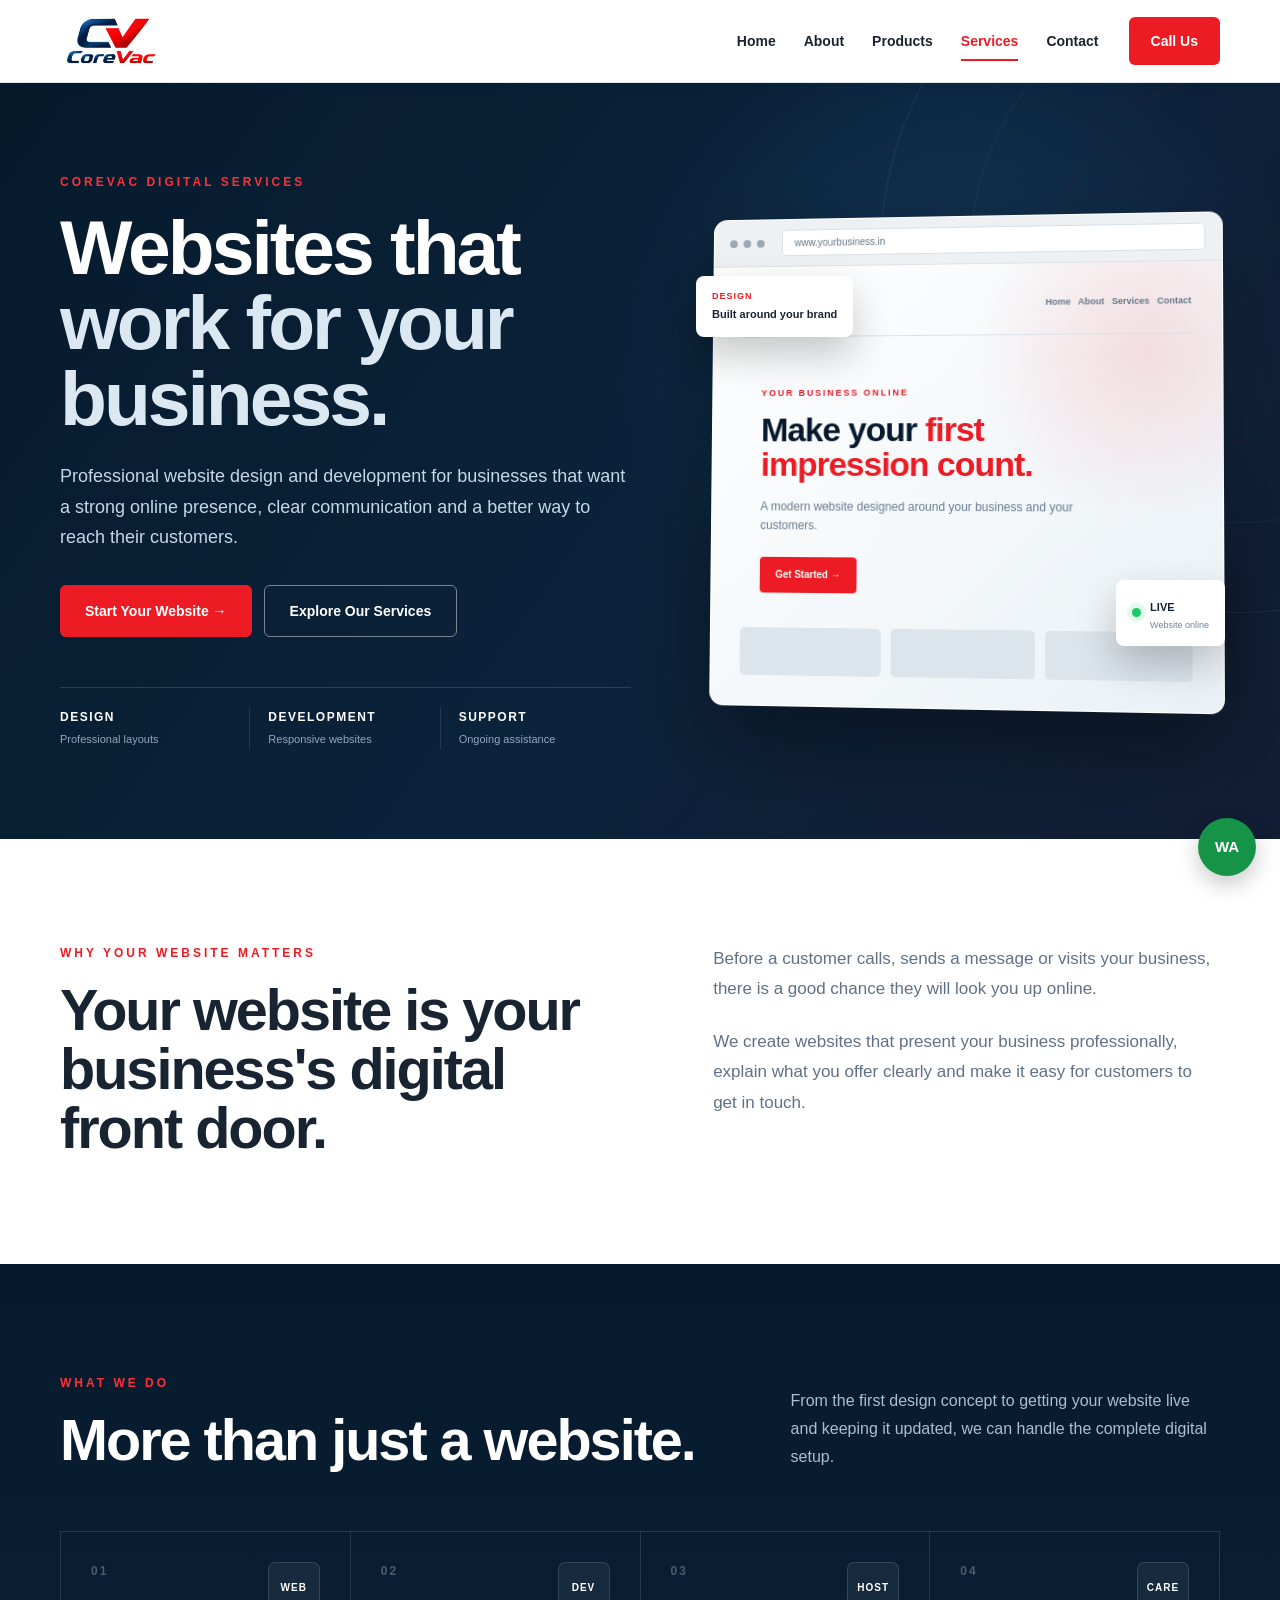
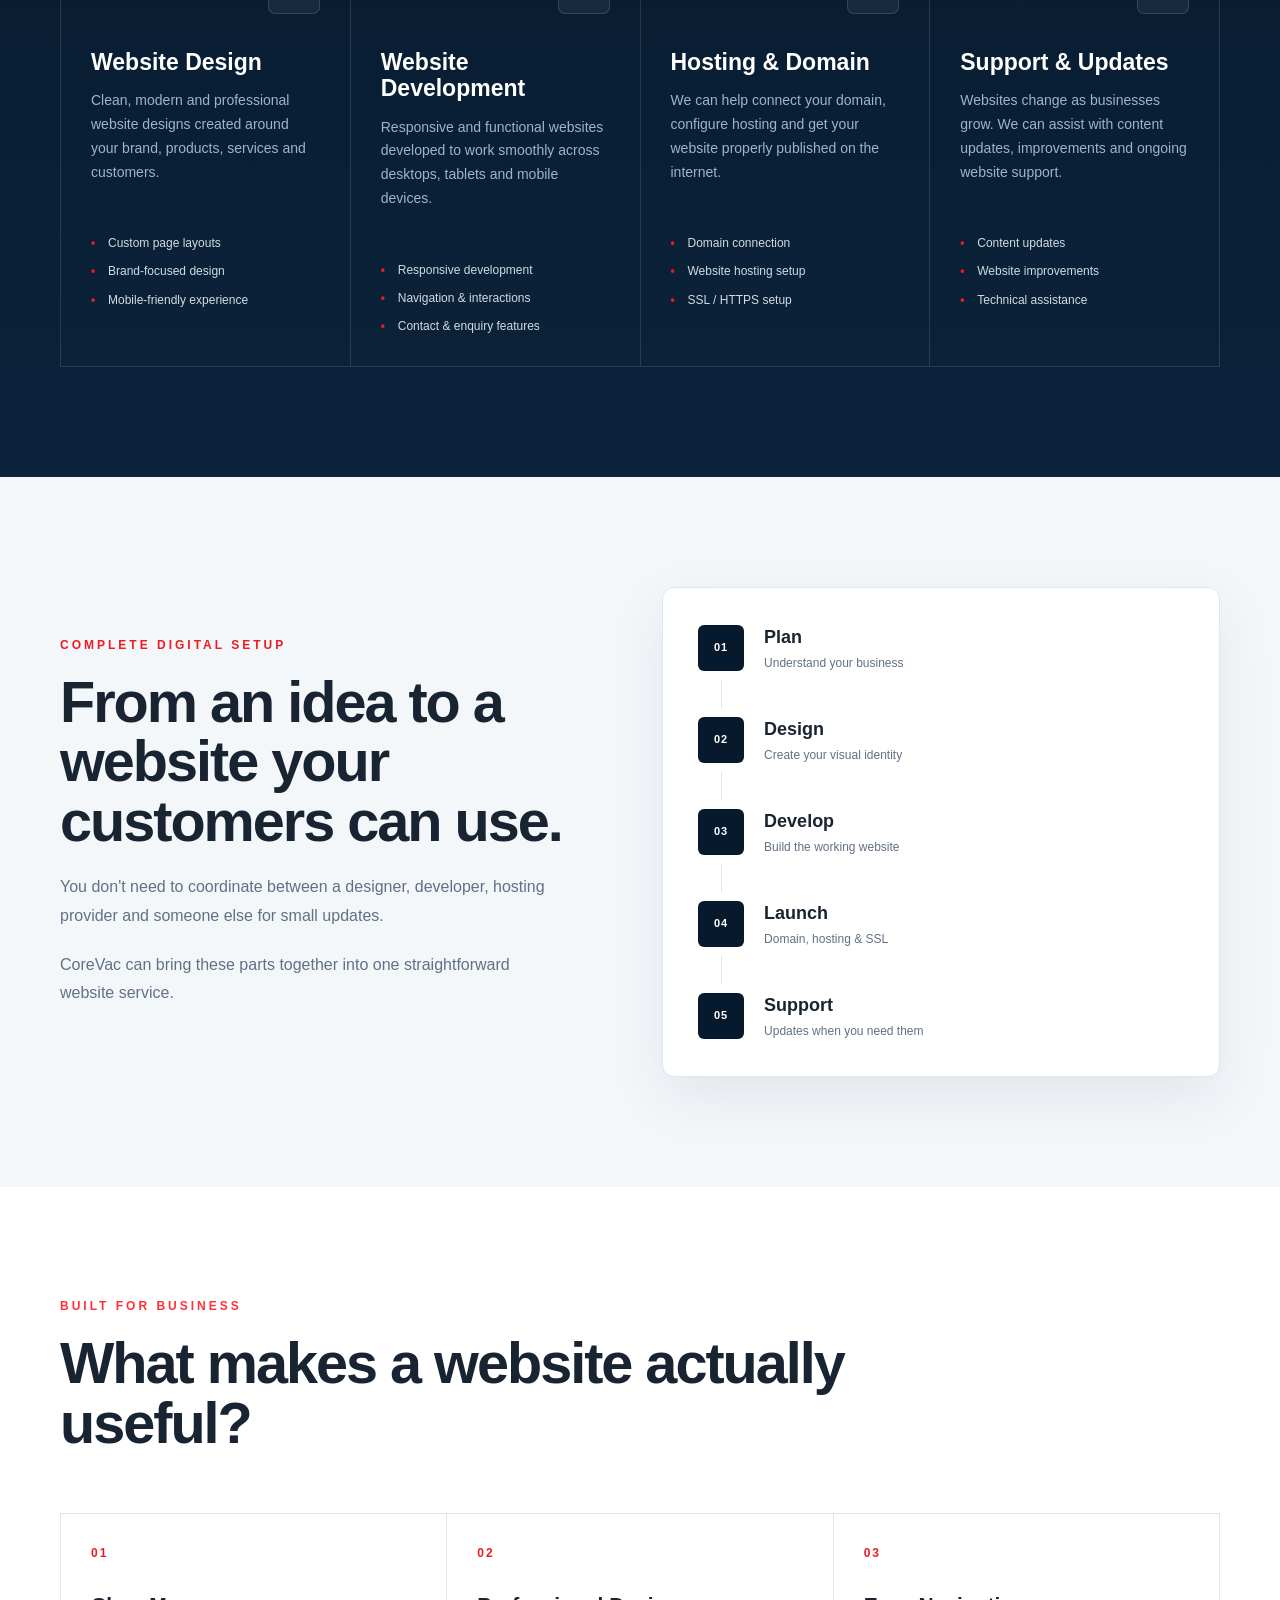
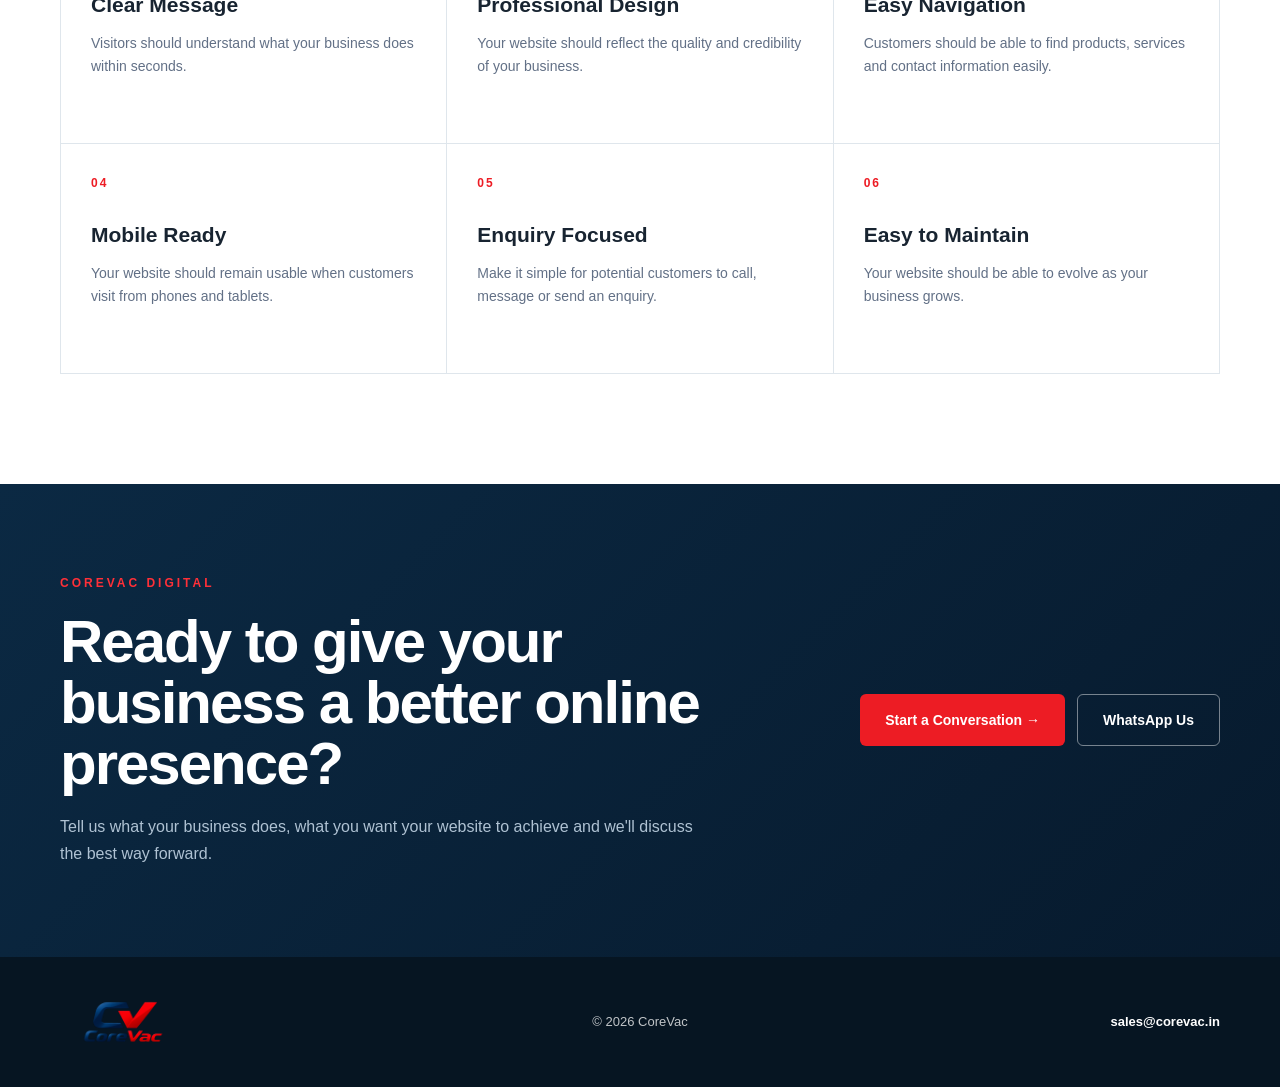
<file: services/website-design-development.html>
<!DOCTYPE html>
<html lang="en">

<head>

  <meta charset="UTF-8">

  <meta
    name="viewport"
    content="width=device-width, initial-scale=1.0"
  >

  <meta
    name="description"
    content="CoreVac website design and development services including responsive websites, hosting, domain setup, SSL, maintenance and digital support."
  >

  <meta
    name="theme-color"
    content="#071a2d"
  >

  <title>Website Design & Development | CoreVac</title>

  <link
    rel="stylesheet"
    href="website-design-development.css"
  >

</head>


<body>


<!-- =========================================================
     HEADER
     ========================================================= -->

<header class="web-header">

  <div class="web-container header-inner">

    <a
      class="web-brand"
      href="../index.html#home"
      aria-label="CoreVac Home"
    >

      <img
        src="../assets/corevac-logo.png"
        alt="CoreVac"
      >

    </a>


    <nav class="web-nav">

      <a href="../index.html#home">
        Home
      </a>

      <a href="../index.html#about">
        About
      </a>

      <a href="../index.html#products">
        Products
      </a>

      <a
        href="../index.html#services"
        class="active"
      >
        Services
      </a>

      <a href="../index.html#contact">
        Contact
      </a>

    </nav>


    <a
      class="web-call"
      href="tel:+919790641881"
    >
      Call Us
    </a>

  </div>

</header>



<main>


<!-- =========================================================
     HERO
     ========================================================= -->

<section class="web-hero">

  <div class="hero-ring ring-one"></div>
  <div class="hero-ring ring-two"></div>
  <div class="hero-ring ring-three"></div>


  <div class="web-container hero-grid">


    <div class="hero-copy">

      <div class="web-kicker">
        COREVAC DIGITAL SERVICES
      </div>


      <h1>
        Websites that
        <span>work for your business.</span>
      </h1>


      <p>
        Professional website design and development for
        businesses that want a strong online presence,
        clear communication and a better way to reach
        their customers.
      </p>


      <div class="hero-actions">

        <a
          class="web-button primary"
          href="../index.html#contact"
        >
          Start Your Website →
        </a>


        <a
          class="web-button outline"
          href="#services"
        >
          Explore Our Services
        </a>

      </div>


      <div class="hero-stats">

        <div>
          <strong>DESIGN</strong>
          <span>Professional layouts</span>
        </div>

        <div>
          <strong>DEVELOPMENT</strong>
          <span>Responsive websites</span>
        </div>

        <div>
          <strong>SUPPORT</strong>
          <span>Ongoing assistance</span>
        </div>

      </div>

    </div>



    <!-- WEBSITE VISUAL -->

    <div class="website-visual">

      <div class="website-browser">

        <div class="browser-bar">

          <div class="browser-dots">
            <span></span>
            <span></span>
            <span></span>
          </div>


          <div class="browser-url">
            www.yourbusiness.in
          </div>

        </div>


        <div class="website-screen">

          <div class="screen-nav">

            <strong>
              YOUR BRAND
            </strong>

            <div>
              Home &nbsp; About &nbsp; Services &nbsp; Contact
            </div>

          </div>


          <div class="screen-main">

            <div class="screen-kicker">
              YOUR BUSINESS ONLINE
            </div>

            <h2>
              Make your
              <span>first impression count.</span>
            </h2>

            <p>
              A modern website designed around
              your business and your customers.
            </p>


            <div class="screen-button">
              Get Started →
            </div>

          </div>


          <div class="screen-bottom">

            <div></div>
            <div></div>
            <div></div>

          </div>

        </div>

      </div>


      <div class="visual-badge badge-design">

        <span>
          DESIGN
        </span>

        <strong>
          Built around your brand
        </strong>

      </div>


      <div class="visual-badge badge-live">

        <i></i>

        <div>
          <strong>LIVE</strong>
          <small>Website online</small>
        </div>

      </div>

    </div>

  </div>

</section>



<!-- =========================================================
     INTRO
     ========================================================= -->

<section class="web-intro">

  <div class="web-container">

    <div class="intro-grid">


      <div>

        <div class="web-kicker dark">
          WHY YOUR WEBSITE MATTERS
        </div>

        <h2>
          Your website is
          your business's
          digital front door.
        </h2>

      </div>


      <div>

        <p>
          Before a customer calls, sends a message or
          visits your business, there is a good chance
          they will look you up online.
        </p>

        <p>
          We create websites that present your business
          professionally, explain what you offer clearly
          and make it easy for customers to get in touch.
        </p>

      </div>

    </div>

  </div>

</section>



<!-- =========================================================
     SERVICES
     ========================================================= -->

<section
  class="web-services"
  id="services"
>

  <div class="web-container">


    <div class="section-heading">

      <div>

        <div class="web-kicker">
          WHAT WE DO
        </div>

        <h2>
          More than just
          a website.
        </h2>

      </div>


      <p>
        From the first design concept to getting your
        website live and keeping it updated, we can
        handle the complete digital setup.
      </p>

    </div>



    <div class="service-grid">


      <!-- DESIGN -->

      <div class="service-card">

        <div class="service-top">

          <span>
            01
          </span>

          <div class="service-icon">
            WEB
          </div>

        </div>


        <h3>
          Website Design
        </h3>


        <p>
          Clean, modern and professional website designs
          created around your brand, products, services
          and customers.
        </p>


        <ul>

          <li>
            Custom page layouts
          </li>

          <li>
            Brand-focused design
          </li>

          <li>
            Mobile-friendly experience
          </li>

        </ul>

      </div>



      <!-- DEVELOPMENT -->

      <div class="service-card">

        <div class="service-top">

          <span>
            02
          </span>

          <div class="service-icon">
            DEV
          </div>

        </div>


        <h3>
          Website Development
        </h3>


        <p>
          Responsive and functional websites developed
          to work smoothly across desktops, tablets
          and mobile devices.
        </p>


        <ul>

          <li>
            Responsive development
          </li>

          <li>
            Navigation & interactions
          </li>

          <li>
            Contact & enquiry features
          </li>

        </ul>

      </div>



      <!-- HOSTING -->

      <div class="service-card">

        <div class="service-top">

          <span>
            03
          </span>

          <div class="service-icon">
            HOST
          </div>

        </div>


        <h3>
          Hosting & Domain
        </h3>


        <p>
          We can help connect your domain, configure
          hosting and get your website properly published
          on the internet.
        </p>


        <ul>

          <li>
            Domain connection
          </li>

          <li>
            Website hosting setup
          </li>

          <li>
            SSL / HTTPS setup
          </li>

        </ul>

      </div>



      <!-- SUPPORT -->

      <div class="service-card">

        <div class="service-top">

          <span>
            04
          </span>

          <div class="service-icon">
            CARE
          </div>

        </div>


        <h3>
          Support & Updates
        </h3>


        <p>
          Websites change as businesses grow. We can
          assist with content updates, improvements and
          ongoing website support.
        </p>


        <ul>

          <li>
            Content updates
          </li>

          <li>
            Website improvements
          </li>

          <li>
            Technical assistance
          </li>

        </ul>

      </div>


    </div>

  </div>

</section>



<!-- =========================================================
     COMPLETE DIGITAL SETUP
     ========================================================= -->

<section class="digital-section">

  <div class="web-container digital-grid">


    <div class="digital-copy">

      <div class="web-kicker dark">
        COMPLETE DIGITAL SETUP
      </div>


      <h2>
        From an idea
        to a website
        your customers can use.
      </h2>


      <p>
        You don't need to coordinate between a designer,
        developer, hosting provider and someone else for
        small updates.
      </p>


      <p>
        CoreVac can bring these parts together into one
        straightforward website service.
      </p>

    </div>



    <div class="digital-flow">


      <div class="flow-item">

        <div class="flow-number">
          01
        </div>

        <div>
          <strong>
            Plan
          </strong>

          <span>
            Understand your business
          </span>
        </div>

      </div>


      <div class="flow-line"></div>


      <div class="flow-item">

        <div class="flow-number">
          02
        </div>

        <div>
          <strong>
            Design
          </strong>

          <span>
            Create your visual identity
          </span>
        </div>

      </div>


      <div class="flow-line"></div>


      <div class="flow-item">

        <div class="flow-number">
          03
        </div>

        <div>
          <strong>
            Develop
          </strong>

          <span>
            Build the working website
          </span>
        </div>

      </div>


      <div class="flow-line"></div>


      <div class="flow-item">

        <div class="flow-number">
          04
        </div>

        <div>
          <strong>
            Launch
          </strong>

          <span>
            Domain, hosting & SSL
          </span>
        </div>

      </div>


      <div class="flow-line"></div>


      <div class="flow-item">

        <div class="flow-number">
          05
        </div>

        <div>
          <strong>
            Support
          </strong>

          <span>
            Updates when you need them
          </span>
        </div>

      </div>


    </div>

  </div>

</section>



<!-- =========================================================
     WHAT MAKES A GOOD BUSINESS WEBSITE
     ========================================================= -->

<section class="quality-section">

  <div class="web-container">


    <div class="quality-heading">

      <div class="web-kicker">
        BUILT FOR BUSINESS
      </div>

      <h2>
        What makes a website
        actually useful?
      </h2>

    </div>



    <div class="quality-grid">


      <div class="quality-card">

        <span>
          01
        </span>

        <h3>
          Clear Message
        </h3>

        <p>
          Visitors should understand what your business
          does within seconds.
        </p>

      </div>


      <div class="quality-card">

        <span>
          02
        </span>

        <h3>
          Professional Design
        </h3>

        <p>
          Your website should reflect the quality and
          credibility of your business.
        </p>

      </div>


      <div class="quality-card">

        <span>
          03
        </span>

        <h3>
          Easy Navigation
        </h3>

        <p>
          Customers should be able to find products,
          services and contact information easily.
        </p>

      </div>


      <div class="quality-card">

        <span>
          04
        </span>

        <h3>
          Mobile Ready
        </h3>

        <p>
          Your website should remain usable when customers
          visit from phones and tablets.
        </p>

      </div>


      <div class="quality-card">

        <span>
          05
        </span>

        <h3>
          Enquiry Focused
        </h3>

        <p>
          Make it simple for potential customers to call,
          message or send an enquiry.
        </p>

      </div>


      <div class="quality-card">

        <span>
          06
        </span>

        <h3>
          Easy to Maintain
        </h3>

        <p>
          Your website should be able to evolve as
          your business grows.
        </p>

      </div>


    </div>

  </div>

</section>



<!-- =========================================================
     CTA
     ========================================================= -->

<section class="web-cta">

  <div class="web-container cta-grid">


    <div>

      <div class="web-kicker">
        COREVAC DIGITAL
      </div>


      <h2>
        Ready to give your
        business a better
        online presence?
      </h2>


      <p>
        Tell us what your business does, what you want
        your website to achieve and we'll discuss the
        best way forward.
      </p>

    </div>


    <div class="cta-actions">

      <a
        class="web-button primary"
        href="../index.html#contact"
      >
        Start a Conversation →
      </a>


      <a
        class="web-button outline"
        href="https://wa.me/919790641881?text=Hello%20CoreVac%2C%20I%20am%20interested%20in%20website%20design%20and%20development."
        target="_blank"
        rel="noopener"
      >
        WhatsApp Us
      </a>

    </div>

  </div>

</section>


</main>



<!-- =========================================================
     FOOTER
     ========================================================= -->

<footer class="web-footer">

  <div class="web-container footer-inner">


    <div class="footer-logo">

      <img
        src="../assets/corevac-logo.png"
        alt="CoreVac"
      >

    </div>


    <p>
      © 2026 CoreVac
    </p>


    <a
      href="mailto:sales@corevac.in"
    >
      sales@corevac.in
    </a>


  </div>

</footer>



<!-- =========================================================
     WHATSAPP
     ========================================================= -->

<a
  class="floating-whatsapp"
  href="https://wa.me/919790641881?text=Hello%20CoreVac%2C%20I%20am%20interested%20in%20website%20design%20and%20development."
  target="_blank"
  rel="noopener"
  aria-label="WhatsApp CoreVac"
>
  WA
</a>


</body>
</html>
</file>
<file: style.css>
/* =========================================================
   COREVAC
   INDUSTRIAL PRODUCTS & DIGITAL SOLUTIONS
   MAIN PAGE CSS
   ========================================================= */

:root {
  --navy: #071a2d;
  --navy2: #0d2a45;
  --blue: #123e67;
  --red: #e71920;
  --light: #f4f7fa;
  --white: #ffffff;
  --text: #182431;
  --muted: #607080;
  --line: #dfe6ec;
}

/* =========================================================
   RESET
   ========================================================= */

* {
  box-sizing: border-box;
}

html {
  scroll-behavior: smooth;
}

body {
  margin: 0;
  font-family: Inter, Arial, Helvetica, sans-serif;
  color: var(--text);
  background: var(--white);
  line-height: 1.6;
  overflow-x: hidden;
}

img {
  max-width: 100%;
  display: block;
}

a {
  color: inherit;
}

button,
input,
textarea {
  font: inherit;
}

/* =========================================================
   CONTAINER
   ========================================================= */

.container {
  width: min(1160px, 92%);
  margin: 0 auto;
}

/* =========================================================
   HEADER
   ========================================================= */

.site-header {
  position: sticky;
  top: 0;
  z-index: 1000;
  background: rgba(255, 255, 255, 0.98);
  border-bottom: 1px solid var(--line);
  box-shadow: 0 2px 12px rgba(7, 26, 45, 0.05);
}

.nav-wrap {
  min-height: 82px;
  display: flex;
  align-items: center;
  gap: 30px;
}

.brand {
  display: flex;
  align-items: center;
  flex-shrink: 0;
  text-decoration: none;
}

.brand img {
  width: 102px;
  height: auto;
}

/* =========================================================
   NAVIGATION
   ========================================================= */

.nav {
  margin-left: auto;
  display: flex;
  align-items: center;
  gap: 27px;
}

.nav > a,
.nav-parent {
  display: inline-flex;
  align-items: center;
  gap: 6px;
  text-decoration: none;
  color: var(--text);
  font-size: 14px;
  font-weight: 700;
  white-space: nowrap;
  transition: color 0.2s ease;
}

.nav > a:hover,
.nav-parent:hover {
  color: var(--red);
}

/* =========================================================
   DROPDOWN
   ========================================================= */

.nav-dropdown {
  position: relative;
  display: flex;
  align-items: center;
}

.nav-parent {
  cursor: pointer;
}

.dropdown-arrow {
  font-size: 8px;
  transition: transform 0.2s ease;
}

.dropdown-menu {
  position: absolute;
  top: calc(100% + 16px);
  left: 50%;
  transform: translateX(-50%) translateY(8px);
  width: 285px;
  background: var(--white);
  border: 1px solid var(--line);
  border-radius: 9px;
  padding: 8px;
  box-shadow: 0 18px 45px rgba(7, 26, 45, 0.16);
  opacity: 0;
  visibility: hidden;
  pointer-events: none;
  transition:
    opacity 0.2s ease,
    transform 0.2s ease,
    visibility 0.2s ease;
  z-index: 2000;
}

.dropdown-menu::before {
  content: "";
  position: absolute;
  top: -6px;
  left: 50%;
  width: 11px;
  height: 11px;
  background: var(--white);
  border-left: 1px solid var(--line);
  border-top: 1px solid var(--line);
  transform: translateX(-50%) rotate(45deg);
}

.dropdown-menu a {
  display: block;
  text-decoration: none;
  padding: 14px 15px;
  border-radius: 6px;
  transition:
    background 0.2s ease,
    transform 0.2s ease;
}

.dropdown-menu a:hover {
  background: #f5f7fa;
  transform: translateX(3px);
}

.dropdown-menu strong {
  display: block;
  color: var(--text);
  font-size: 14px;
  font-weight: 750;
  margin-bottom: 3px;
}

.dropdown-menu small {
  display: block;
  color: var(--muted);
  font-size: 12px;
  line-height: 1.45;
}

.dropdown-menu a:hover strong {
  color: var(--red);
}

.nav-dropdown:hover .dropdown-menu,
.nav-dropdown:focus-within .dropdown-menu {
  opacity: 1;
  visibility: visible;
  pointer-events: auto;
  transform: translateX(-50%) translateY(0);
}

.nav-dropdown:hover .dropdown-arrow {
  transform: rotate(180deg);
}

/* =========================================================
   CALL BUTTON
   ========================================================= */

.nav-cta {
  display: inline-flex;
  align-items: center;
  justify-content: center;
  min-height: 48px;
  padding: 0 22px;
  background: var(--navy);
  color: var(--white);
  border-radius: 6px;
  text-decoration: none;
  font-size: 14px;
  font-weight: 750;
  transition:
    background 0.2s ease,
    transform 0.2s ease;
}

.nav-cta:hover {
  background: var(--red);
  transform: translateY(-1px);
}

/* =========================================================
   MOBILE MENU
   ========================================================= */

.menu-btn {
  display: none;
  margin-left: auto;
  border: 0;
  background: transparent;
  color: var(--navy);
  font-size: 25px;
  cursor: pointer;
}

/* =========================================================
   HERO
   ========================================================= */

.hero {
  position: relative;
  min-height: 650px;
  display: flex;
  align-items: center;
  overflow: hidden;

  background:
    radial-gradient(
      circle at 82% 45%,
      rgba(150, 50, 100, 0.20),
      transparent 32%
    ),
    radial-gradient(
      circle at 72% 90%,
      rgba(25, 90, 140, 0.22),
      transparent 35%
    ),
    linear-gradient(
      120deg,
      #061a2c,
      #0a2037 55%,
      #111d36
    );

  color: var(--white);
}

.hero::after {
  content: "";
  position: absolute;
  width: 650px;
  height: 650px;
  right: -150px;
  top: -180px;

  border: 1px solid rgba(255,255,255,0.05);
  border-radius: 50%;

  box-shadow:
    0 0 0 100px rgba(255,255,255,0.015),
    0 0 0 200px rgba(255,255,255,0.01);

  pointer-events: none;
}

.hero-overlay {
  position: absolute;
  inset: 0;

  background:
    linear-gradient(
      90deg,
      rgba(7,26,45,0.10),
      transparent 70%
    );

  pointer-events: none;
}

.hero-content {
  position: relative;
  z-index: 2;
  padding: 90px 0 70px;
}

.eyebrow {
  margin-bottom: 22px;
  color: #dce9f4;
  font-size: 13px;
  font-weight: 800;
  letter-spacing: 3px;
}

.hero h1 {
  max-width: 800px;
  margin: 0 0 25px;
  font-size: clamp(58px, 7vw, 88px);
  line-height: 0.98;
  letter-spacing: -3px;
  font-weight: 800;
}

.hero h1 span {
  color: #e7eef5;
}

.hero p {
  max-width: 720px;
  margin: 0 0 30px;
  color: #d9e4ed;
  font-size: 18px;
  line-height: 1.7;
}

/* =========================================================
   BUTTONS
   ========================================================= */

.hero-actions {
  display: flex;
  flex-wrap: wrap;
  gap: 12px;
  margin-bottom: 55px;
}

.btn {
  display: inline-flex;
  align-items: center;
  justify-content: center;
  min-height: 52px;
  padding: 0 24px;
  border-radius: 6px;
  text-decoration: none;
  border: 1px solid transparent;
  font-size: 14px;
  font-weight: 800;
  cursor: pointer;

  transition:
    transform 0.2s ease,
    background 0.2s ease,
    border-color 0.2s ease;
}

.btn:hover {
  transform: translateY(-2px);
}

.btn.primary {
  background: var(--red);
  color: var(--white);
}

.btn.primary:hover {
  background: #c9151b;
}

.btn.ghost {
  background: transparent;
  color: var(--white);
  border-color: rgba(255,255,255,0.55);
}

.btn.ghost:hover {
  background: rgba(255,255,255,0.08);
  border-color: rgba(255,255,255,0.8);
}

/* =========================================================
   HERO TRUST
   ========================================================= */

.hero-trust {
  display: grid;
  grid-template-columns: repeat(3, 1fr);
  max-width: 760px;

  border-top: 1px solid rgba(255,255,255,0.14);
  padding-top: 22px;
}

.hero-trust > div {
  padding-right: 20px;
  border-right: 1px solid rgba(255,255,255,0.12);
}

.hero-trust > div:not(:first-child) {
  padding-left: 22px;
}

.hero-trust > div:last-child {
  border-right: 0;
}

.hero-trust strong {
  display: block;
  color: var(--white);
  font-size: 15px;
}

.hero-trust span {
  display: block;
  margin-top: 3px;
  color: #a9bdce;
  font-size: 12px;
}

/* =========================================================
   GENERAL SECTIONS
   ========================================================= */

.section {
  padding: 95px 0;
}

.section.dark {
  background: linear-gradient(
    180deg,
    #071a2d,
    #081f35
  );

  color: var(--white);
}

.section-kicker {
  margin-bottom: 13px;
  color: var(--red);
  font-size: 12px;
  font-weight: 850;
  letter-spacing: 3px;
}

.section h2 {
  max-width: 800px;
  margin: 0 0 18px;
  font-size: clamp(38px, 5vw, 58px);
  line-height: 1.05;
  letter-spacing: -1.5px;
}

.section-intro {
  max-width: 700px;
  margin: 0 0 40px;
  color: var(--muted);
  font-size: 17px;
}

.dark .section-intro {
  color: #b5c7d8;
}

/* =========================================================
   TWO COLUMN
   ========================================================= */

.two-col {
  display: grid;
  grid-template-columns: 1.05fr 0.95fr;
  gap: 80px;
  align-items: center;
}

.two-col p {
  max-width: 680px;
  color: var(--muted);
  font-size: 16px;
}

/* =========================================================
   ABOUT CARD
   ========================================================= */

.about-card {
  padding: 42px;
  background: var(--light);
  border: 1px solid var(--line);
  border-radius: 12px;
}

.about-icon {
  width: 58px;
  height: 58px;

  display: flex;
  align-items: center;
  justify-content: center;

  margin-bottom: 22px;

  background: var(--navy);
  color: var(--white);
  border-radius: 8px;

  font-weight: 900;
  font-size: 18px;
}

.about-card h3 {
  margin: 0 0 12px;
  font-size: 25px;
}

.about-card p {
  margin: 0 0 20px;
}

.about-card ul {
  margin: 0;
  padding-left: 20px;
  color: var(--muted);
}

.about-card li {
  margin-bottom: 8px;
}

/* =========================================================
   TEXT LINK
   ========================================================= */

.text-link {
  display: inline-block;
  margin-top: 12px;
  color: var(--red);
  font-weight: 800;
  text-decoration: none;
}

.text-link:hover {
  text-decoration: underline;
}

/* =========================================================
   PRODUCT CATEGORY GRID
   ========================================================= */

.category-grid {
  display: grid;
  grid-template-columns: repeat(2, 1fr);
  gap: 22px;
}

.category-card {
  display: block;
  overflow: hidden;

  background: rgba(255,255,255,0.045);

  border: 1px solid rgba(255,255,255,0.15);
  border-radius: 10px;

  text-decoration: none;

  transition:
    transform 0.25s ease,
    border-color 0.25s ease,
    box-shadow 0.25s ease;
}

.category-card:hover {
  transform: translateY(-5px);

  border-color: rgba(231,25,32,0.65);

  box-shadow:
    0 18px 40px rgba(0,0,0,0.20);
}

/* =========================================================
   PRODUCT IMAGE AREA
   ========================================================= */

.category-image {
  height: 280px;

  display: flex;
  align-items: center;
  justify-content: center;

  padding: 30px;
  overflow: hidden;

  background:
    radial-gradient(
      circle at center,
      rgba(255,255,255,0.08),
      transparent 60%
    );
}

/* =========================================================
   PRODUCT IMAGE CAROUSEL
   INDUSTRIAL = 2 IMAGES
   DOMESTIC & AGRI = 4 IMAGES

   Images automatically change every 3 seconds
   through the JavaScript in index.html.
   ========================================================= */

.category-carousel {
  position: relative;

  width: 100%;
  height: 100%;

  display: flex;
  align-items: center;
  justify-content: center;

  overflow: hidden;
}

.category-carousel .carousel-slide {
  position: absolute;

  left: 50%;
  top: 50%;

  width: 90%;
  height: 90%;

  max-width: 100%;
  max-height: 100%;

  object-fit: contain;

  transform:
    translate(-50%, -50%)
    scale(0.985);

  opacity: 0;
  visibility: hidden;

  transition:
    opacity 0.75s ease,
    transform 0.75s ease,
    visibility 0.75s ease;

  pointer-events: none;
}

.category-carousel .carousel-slide.is-active {
  opacity: 1;
  visibility: visible;

  transform:
    translate(-50%, -50%)
    scale(1);
}

/* Industrial pump images */
.industrial-carousel .carousel-slide {
  width: 92%;
  height: 92%;
}

/* Domestic / Agri pump images */
.domestic-carousel .carousel-slide {
  width: 90%;
  height: 90%;
}

/* Slight zoom when user hovers over product card */
.category-card:hover
.category-carousel .carousel-slide.is-active {
  transform:
    translate(-50%, -50%)
    scale(1.035);
}

/* =========================================================
   DOMESTIC PREVIEW BACKGROUND
   ========================================================= */

.domestic-preview {
  background:
    radial-gradient(
      circle at 50% 40%,
      rgba(30,100,150,0.25),
      transparent 50%
    ),
    #0b2339;
}

/* =========================================================
   PRODUCT CONTENT
   ========================================================= */

.category-content {
  padding: 28px 30px 32px;
}

.product-badge {
  display: inline-block;
  margin-bottom: 10px;
  color: #ff6970;
  font-size: 11px;
  font-weight: 850;
  letter-spacing: 2px;
}

.category-content h3 {
  margin: 0 0 10px;
  color: var(--white);
  font-size: 24px;
  line-height: 1.2;
}

.category-content p {
  margin: 0;
  color: #afc2d3;
  font-size: 14px;
  line-height: 1.7;
}

/* =========================================================
   SERVICES
   ========================================================= */

.service-section {
  background: #f5f7f9;
}

.service-cards {
  display: grid;
  grid-template-columns: repeat(2, 1fr);
  gap: 22px;
  margin-top: 40px;
}

.service-card {
  position: relative;
  display: block;
  min-height: 270px;
  padding: 38px;

  background: var(--white);

  border: 1px solid var(--line);
  border-radius: 10px;

  text-decoration: none;
  overflow: hidden;

  transition:
    transform 0.25s ease,
    box-shadow 0.25s ease,
    border-color 0.25s ease;
}

.service-card::after {
  content: "";

  position: absolute;

  right: -80px;
  bottom: -100px;

  width: 230px;
  height: 230px;

  border-radius: 50%;

  background: rgba(231,25,32,0.05);

  transition:
    transform 0.3s ease;
}

.service-card:hover {
  transform: translateY(-5px);

  border-color: rgba(231,25,32,0.35);

  box-shadow:
    0 18px 40px rgba(7,26,45,0.10);
}

.service-card:hover::after {
  transform: scale(1.3);
}

.featured-service {
  background:
    linear-gradient(
      135deg,
      #071a2d,
      #0d2d49
    );

  color: var(--white);
  border-color: #123e67;
}

.service-number {
  display: block;
  margin-bottom: 40px;
  color: var(--red);
  font-size: 13px;
  font-weight: 900;
  letter-spacing: 2px;
}

.service-card h3 {
  position: relative;
  z-index: 2;

  margin: 0 0 12px;

  font-size: 26px;
  line-height: 1.2;
}

.service-card p {
  position: relative;
  z-index: 2;

  max-width: 580px;
  margin: 0;

  color: var(--muted);
  line-height: 1.7;
}

.featured-service p {
  color: #b7c8d7;
}

/* =========================================================
   CONTACT
   ========================================================= */

.contact-section {
  background: var(--navy);
  color: var(--white);
}

.contact-grid {
  display: grid;
  grid-template-columns: 1fr 0.9fr;
  gap: 80px;
  align-items: start;
}

.contact-section h2 {
  color: var(--white);
}

.contact-section > .container > div p {
  max-width: 600px;
  color: #b7cadb;
  font-size: 16px;
}

/* =========================================================
   CONTACT DETAILS
   ========================================================= */

.contact-details {
  margin-top: 35px;
}

.contact-item {
  margin-bottom: 22px;
  padding-left: 18px;
  border-left: 2px solid var(--red);
}

.contact-item strong {
  display: block;
  margin-bottom: 3px;
  color: var(--white);
  font-size: 16px;
}

.contact-item small {
  display: block;
  margin-bottom: 5px;
  color: #9fb5c7;
  font-size: 13px;
}

.contact-details > a {
  color: #e6eef5;
  text-decoration: none;
  font-weight: 700;
}

.contact-details > a:hover {
  color: var(--red);
}

/* =========================================================
   CONTACT FORM
   ========================================================= */

.contact-form {
  display: grid;
  grid-template-columns: 1fr 1fr;
  gap: 12px;
}

.contact-form input,
.contact-form textarea {
  width: 100%;

  border: 1px solid rgba(255,255,255,0.16);

  background: rgba(255,255,255,0.06);

  color: var(--white);

  border-radius: 5px;

  padding: 14px 15px;

  outline: none;

  transition:
    border-color 0.2s ease,
    background 0.2s ease;
}

.contact-form input:focus,
.contact-form textarea:focus {
  border-color: rgba(231,25,32,0.8);
  background: rgba(255,255,255,0.09);
}

.contact-form input::placeholder,
.contact-form textarea::placeholder {
  color: #9eb0c0;
}

.contact-form textarea {
  grid-column: 1 / -1;
  resize: vertical;
  min-height: 150px;
}

.contact-form button {
  border: 0;
  min-height: 50px;
}

.whatsapp {
  display: inline-flex;
  align-items: center;
  justify-content: center;

  color: #4ee28b;

  font-weight: 750;
  text-decoration: none;

  min-height: 50px;
}

.whatsapp:hover {
  text-decoration: underline;
}

/* =========================================================
   FOOTER
   ========================================================= */

.footer {
  position: relative;

  width: 100% !important;
  height: auto !important;
  min-height: 0 !important;

  background: #061522 !important;

  color: #b8c8d5;

  padding: 28px 0 !important;

  margin: 0 !important;

  overflow: hidden !important;

  border-top:
    1px solid rgba(255,255,255,0.05);
}

.footer .footer-wrap {
  width: min(1160px, 92%) !important;

  min-height: 70px !important;
  height: 70px !important;

  margin: 0 auto !important;
  padding: 0 !important;

  display: grid !important;

  grid-template-columns:
    1fr 1fr 1fr !important;

  align-items: center !important;

  justify-content: normal !important;

  gap: 30px !important;
}

/* =========================================================
   FOOTER LOGO
   ========================================================= */

.footer .footer-logo,
.footer .footer-brand {
  position: relative !important;

  display: flex !important;
  align-items: center !important;
  justify-content: flex-start !important;

  width: 125px !important;
  height: 55px !important;

  min-width: 125px !important;
  min-height: 55px !important;

  max-width: 125px !important;
  max-height: 55px !important;

  margin: 0 !important;
  padding: 0 !important;

  background: transparent !important;

  border: 0 !important;
  border-radius: 0 !important;

  box-shadow: none !important;

  overflow: hidden !important;
}

.footer .footer-logo img,
.footer .footer-brand img {
  display: block !important;

  width: 125px !important;
  height: 55px !important;

  min-width: 125px !important;
  min-height: 0 !important;

  max-width: 125px !important;
  max-height: 55px !important;

  margin: 0 !important;
  padding: 0 !important;

  object-fit: contain !important;
  object-position: left center !important;

  background: transparent !important;

  border: 0 !important;
  border-radius: 0 !important;

  box-shadow: none !important;
}

/* =========================================================
   FOOTER COPYRIGHT
   ========================================================= */

.footer .footer-wrap p {
  width: auto !important;
  height: auto !important;
  min-height: 0 !important;

  margin: 0 !important;
  padding: 0 !important;

  color: rgba(255,255,255,0.75) !important;

  font-size: 13px !important;
  line-height: 1.5 !important;

  text-align: center !important;
}

/* =========================================================
   FOOTER EMAIL
   ========================================================= */

.footer .footer-email {
  display: block !important;

  width: auto !important;
  height: auto !important;

  margin: 0 !important;
  padding: 0 !important;

  color: #ffffff !important;

  font-size: 13px !important;
  font-weight: 600 !important;
  line-height: 1.5 !important;

  text-align: right !important;

  text-decoration: none !important;
}

.footer .footer-email:hover {
  color: #ed1c24 !important;
}

/* =========================================================
   FLOATING WHATSAPP
   ========================================================= */

.floating-whatsapp {
  position: fixed;

  right: 24px;
  bottom: 24px;

  z-index: 1200;

  width: 58px;
  height: 58px;

  display: flex;
  align-items: center;
  justify-content: center;

  border-radius: 50%;

  background: #159447;

  color: var(--white);

  text-decoration: none;

  font-size: 16px;
  font-weight: 900;

  box-shadow:
    0 8px 22px rgba(0,0,0,0.20);

  transition:
    transform 0.2s ease;
}

.floating-whatsapp:hover {
  transform: scale(1.08);
}

/* =========================================================
   TABLET
   ========================================================= */

@media (max-width: 900px) {

  .nav {
    gap: 17px;
  }

  .nav-cta {
    padding: 0 17px;
  }

  .two-col {
    grid-template-columns: 1fr;
    gap: 45px;
  }

  .contact-grid {
    grid-template-columns: 1fr;
    gap: 45px;
  }

  .hero h1 {
    font-size: clamp(52px, 9vw, 76px);
  }
}

/* =========================================================
   MOBILE
   ========================================================= */

@media (max-width: 768px) {

  .nav-wrap {
    min-height: 72px;
  }

  .brand img {
    width: 90px;
  }

  .menu-btn {
    display: block;
  }

  .nav {
    position: absolute;

    top: 72px;
    left: 0;
    right: 0;

    display: none;

    flex-direction: column;
    align-items: stretch;

    gap: 0;

    padding: 12px 5% 18px;

    background: var(--white);

    border-bottom: 1px solid var(--line);

    box-shadow:
      0 15px 30px rgba(7,26,45,0.10);
  }

  .nav.open {
    display: flex;
  }

  .nav > a,
  .nav-parent {
    width: 100%;
    padding: 13px 0;
  }

  .nav-dropdown {
    width: 100%;
    display: block;
  }

  .nav-parent {
    justify-content: space-between;
  }

  /* ---------------------------------------------------------
     MOBILE DROPDOWN
     --------------------------------------------------------- */

  .dropdown-menu {
    position: static;

    width: 100%;

    transform: none;

    margin: 0 0 5px;

    padding: 4px 0;

    background: #f5f7f9;

    border: 0;

    border-radius: 6px;

    box-shadow: none;

    opacity: 1;
    visibility: visible;
    pointer-events: auto;

    display: none;
  }

  .dropdown-menu::before {
    display: none;
  }

  .nav-dropdown:hover .dropdown-menu {
    display: none;
  }

  .nav-dropdown:focus-within .dropdown-menu {
    display: block;
  }

  .dropdown-menu a {
    padding: 12px 15px;
  }

  .nav-cta {
    display: none;
  }

  /* ---------------------------------------------------------
     HERO
     --------------------------------------------------------- */

  .hero {
    min-height: auto;
  }

  .hero-content {
    padding: 75px 0 55px;
  }

  .hero h1 {
    font-size: clamp(48px, 13vw, 68px);
    letter-spacing: -2px;
  }

  .hero p {
    font-size: 16px;
  }

  .hero-trust {
    grid-template-columns: 1fr;
    gap: 18px;
  }

  .hero-trust > div,
  .hero-trust > div:not(:first-child) {
    padding: 0 0 15px;

    border-right: 0;

    border-bottom:
      1px solid rgba(255,255,255,0.12);
  }

  .hero-trust > div:last-child {
    border-bottom: 0;
  }

  /* ---------------------------------------------------------
     SECTIONS
     --------------------------------------------------------- */

  .section {
    padding: 70px 0;
  }

  .section h2 {
    font-size: clamp(36px, 10vw, 52px);
  }

  /* ---------------------------------------------------------
     PRODUCTS
     --------------------------------------------------------- */

  .category-grid {
    grid-template-columns: 1fr;
  }

  .category-image {
    height: 240px;
  }

  .category-carousel .carousel-slide {
    width: 88%;
    height: 88%;
  }

  /* ---------------------------------------------------------
     SERVICES
     --------------------------------------------------------- */

  .service-cards {
    grid-template-columns: 1fr;
  }

  .service-card {
    min-height: 240px;
    padding: 30px;
  }

  /* ---------------------------------------------------------
     CONTACT
     --------------------------------------------------------- */

  .contact-form {
    grid-template-columns: 1fr;
  }

  .contact-form textarea {
    grid-column: auto;
  }

  /* ---------------------------------------------------------
     MOBILE FOOTER
     --------------------------------------------------------- */

  .footer {
    padding: 25px 0 !important;
  }

  .footer .footer-wrap {
    width: min(92%, 500px) !important;

    height: auto !important;
    min-height: auto !important;

    display: flex !important;

    flex-direction: column !important;

    align-items: center !important;
    justify-content: center !important;

    gap: 16px !important;

    text-align: center !important;
  }

  .footer .footer-logo,
  .footer .footer-brand {
    width: 115px !important;
    height: 55px !important;

    min-width: 115px !important;
    min-height: 55px !important;

    max-width: 115px !important;
    max-height: 55px !important;

    justify-content: center !important;

    overflow: hidden !important;
  }

  .footer .footer-logo img,
  .footer .footer-brand img {
    width: 115px !important;
    height: 55px !important;

    min-width: 115px !important;
    max-width: 115px !important;

    max-height: 55px !important;

    object-position: center center !important;
  }

  .footer .footer-wrap p,
  .footer .footer-email {
    text-align: center !important;
    font-size: 12px !important;
  }

  .floating-whatsapp {
    right: 18px;
    bottom: 18px;

    width: 54px;
    height: 54px;
  }
}

/* =========================================================
   SMALL MOBILE
   ========================================================= */

@media (max-width: 480px) {

  .hero-actions {
    flex-direction: column;
    align-items: stretch;
  }

  .hero-actions .btn {
    width: 100%;
  }

  .category-content {
    padding: 24px;
  }

  .about-card {
    padding: 28px;
  }
}
</file>
<file: products/domestic-agri-pumps.css>
/* =========================================================
   COREVAC — DOMESTIC & AGRI PUMPS
   PAGE-SPECIFIC CSS
   ========================================================= */

:root {
  --cv-navy: #071a2d;
  --cv-navy-2: #0b233b;
  --cv-blue: #123e67;
  --cv-red: #ed1c24;
  --cv-light: #f5f7fa;
  --cv-text: #182431;
  --cv-muted: #627086;
  --cv-white: #ffffff;
  --cv-line: #dfe6ec;
}


/* =========================================================
   RESET FOR THIS PAGE
   ========================================================= */

.product-page-hero *,
.product-intro *,
.pump-products *,
.applications-section *,
.future-range * {
  box-sizing: border-box;
}

.product-page-hero img,
.product-intro img,
.pump-products img,
.applications-section img,
.future-range img {
  max-width: 100%;
}


/* =========================================================
   HERO
   ========================================================= */

.product-page-hero {
  background:
    radial-gradient(
      circle at 85% 20%,
      rgba(40, 71, 110, 0.35),
      transparent 38%
    ),
    linear-gradient(
      135deg,
      #071a2d 0%,
      #0b233b 55%,
      #102d49 100%
    );

  color: #ffffff;

  padding: 110px 0 100px;

  position: relative;

  overflow: hidden;
}

.product-page-hero::after {
  content: "";

  position: absolute;

  width: 500px;
  height: 500px;

  border: 1px solid rgba(255,255,255,0.07);

  border-radius: 50%;

  right: -180px;
  top: -220px;
}

.product-page-hero .container {
  position: relative;
  z-index: 2;
}

.page-kicker {
  color: #ff2a32;

  font-size: 12px;

  font-weight: 800;

  letter-spacing: 3px;

  margin-bottom: 22px;
}

.product-page-hero h1 {
  margin: 0;

  max-width: 900px;

  color: #ffffff;

  font-size: clamp(44px, 6vw, 76px);

  line-height: 0.98;

  font-weight: 800;

  letter-spacing: -2px;
}

.product-page-hero p {
  max-width: 760px;

  margin: 28px 0 0;

  color: rgba(255,255,255,0.82);

  font-size: 18px;

  line-height: 1.7;
}


/* =========================================================
   INTRO
   ========================================================= */

.product-intro {
  background: #ffffff;

  padding: 95px 0;
}

.intro-grid {
  display: grid;

  grid-template-columns:
    minmax(0, 0.95fr)
    minmax(0, 1.05fr);

  gap: 90px;

  align-items: start;
}

.section-kicker {
  color: var(--cv-red);

  font-size: 12px;

  font-weight: 800;

  letter-spacing: 3px;

  margin-bottom: 18px;
}

.product-intro h2 {
  margin: 0;

  color: var(--cv-text);

  font-size: clamp(32px, 4vw, 52px);

  line-height: 1.05;

  letter-spacing: -1.5px;
}

.product-intro p {
  color: #526277;

  font-size: 17px;

  line-height: 1.8;

  margin: 0 0 22px;
}


/* =========================================================
   PRODUCT RANGE
   ========================================================= */

.pump-products {
  background: var(--cv-navy);

  color: #ffffff;

  padding: 110px 0;
}

.section-heading {
  display: grid;

  grid-template-columns:
    minmax(0, 1fr)
    minmax(280px, 0.55fr);

  gap: 70px;

  align-items: end;

  margin-bottom: 70px;
}

.section-heading h2 {
  margin: 0;

  color: #ffffff;

  font-size: clamp(34px, 4vw, 54px);

  line-height: 1.05;

  letter-spacing: -1.5px;
}

.section-heading > p {
  margin: 0;

  color: rgba(255,255,255,0.68);

  font-size: 16px;

  line-height: 1.7;
}


/* =========================================================
   PUMP CARD
   ========================================================= */

.pump-card {
  display: grid;

  grid-template-columns:
    minmax(0, 1fr)
    minmax(0, 1fr);

  min-height: 520px;

  border: 1px solid rgba(255,255,255,0.12);

  border-radius: 16px;

  overflow: hidden;

  background:
    linear-gradient(
      135deg,
      #0d2942,
      #091f34
    );

  margin-bottom: 30px;

  transition:
    transform 0.35s ease,
    border-color 0.35s ease,
    box-shadow 0.35s ease;
}

.pump-card:hover {
  transform: translateY(-5px);

  border-color: rgba(237,28,36,0.55);

  box-shadow:
    0 25px 70px rgba(0,0,0,0.25);
}


/* IMAGE AREA */

.pump-image {
  min-height: 520px;

  display: flex;

  align-items: center;

  justify-content: center;

  padding: 55px;

  background:
    radial-gradient(
      circle at center,
      rgba(255,255,255,0.09),
      transparent 65%
    );
}

.pump-image img {
  width: 100%;

  max-width: 540px;

  max-height: 420px;

  object-fit: contain;

  display: block;

  filter:
    drop-shadow(
      0 22px 25px rgba(0,0,0,0.25)
    );

  transition: transform 0.4s ease;
}

.pump-card:hover .pump-image img {
  transform: scale(1.04);
}


/* CONTENT */

.pump-content {
  padding: 70px;

  display: flex;

  flex-direction: column;

  justify-content: center;
}

.product-number {
  color: rgba(255,255,255,0.3);

  font-size: 52px;

  font-weight: 800;

  line-height: 1;

  margin-bottom: 25px;
}

.product-label {
  color: #ff3038;

  font-size: 11px;

  font-weight: 800;

  letter-spacing: 3px;

  margin-bottom: 15px;
}

.pump-content h3 {
  color: #ffffff;

  font-size: clamp(32px, 4vw, 48px);

  line-height: 1.05;

  letter-spacing: -1px;

  margin: 0 0 22px;
}

.pump-content p {
  color: rgba(255,255,255,0.7);

  font-size: 16px;

  line-height: 1.75;

  max-width: 520px;

  margin: 0 0 25px;
}


/* FEATURE LIST */

.feature-list {
  display: flex;

  flex-direction: column;

  gap: 11px;

  margin-bottom: 30px;
}

.feature-list span {
  color: rgba(255,255,255,0.82);

  font-size: 14px;

  line-height: 1.5;

  padding-left: 20px;

  position: relative;
}

.feature-list span::before {
  content: "•";

  color: var(--cv-red);

  position: absolute;

  left: 0;

  font-weight: 900;
}


/* LINK */

.product-link {
  display: inline-block;

  color: #ffffff;

  font-size: 14px;

  font-weight: 700;

  text-decoration: none;

  border-bottom: 1px solid rgba(255,255,255,0.35);

  padding-bottom: 7px;

  width: fit-content;

  transition:
    color 0.25s ease,
    border-color 0.25s ease;
}

.product-link:hover {
  color: #ff3038;

  border-color: #ff3038;
}


/* =========================================================
   ALTERNATING CARDS
   ========================================================= */

.pump-card.reverse .pump-image {
  order: 2;
}

.pump-card.reverse .pump-content {
  order: 1;
}


/* =========================================================
   APPLICATIONS
   ========================================================= */

.applications-section {
  background: #ffffff;

  padding: 110px 0;
}

.applications-section h2 {
  max-width: 850px;

  margin: 0 0 55px;

  color: var(--cv-text);

  font-size: clamp(34px, 4vw, 54px);

  line-height: 1.05;

  letter-spacing: -1.5px;
}

.application-grid {
  display: grid;

  grid-template-columns:
    repeat(3, minmax(0, 1fr));

  border-top: 1px solid var(--cv-line);

  border-left: 1px solid var(--cv-line);
}

.application-card {
  min-height: 230px;

  padding: 35px;

  border-right: 1px solid var(--cv-line);

  border-bottom: 1px solid var(--cv-line);

  transition:
    background 0.3s ease,
    transform 0.3s ease;
}

.application-card:hover {
  background: #f7f9fb;

  transform: translateY(-3px);
}

.application-card span {
  display: block;

  color: var(--cv-red);

  font-size: 13px;

  font-weight: 800;

  letter-spacing: 2px;

  margin-bottom: 28px;
}

.application-card h3 {
  margin: 0 0 12px;

  color: var(--cv-text);

  font-size: 22px;
}

.application-card p {
  margin: 0;

  color: var(--cv-muted);

  font-size: 15px;

  line-height: 1.65;
}


/* =========================================================
   FUTURE RANGE
   ========================================================= */

.future-range {
  background: #f4f7fa;

  padding: 100px 0;
}

.future-grid {
  display: grid;

  grid-template-columns:
    minmax(0, 1fr)
    minmax(0, 0.9fr);

  gap: 80px;
}

.future-range h2 {
  margin: 0;

  color: var(--cv-text);

  font-size: clamp(34px, 4vw, 52px);

  line-height: 1.05;

  letter-spacing: -1.5px;
}

.future-range p {
  margin: 0 0 20px;

  color: var(--cv-muted);

  font-size: 17px;

  line-height: 1.75;
}

.future-actions {
  display: flex;

  gap: 15px;

  flex-wrap: wrap;

  margin-top: 30px;
}


/* =========================================================
   BUTTONS
   ========================================================= */

.future-actions .btn {
  display: inline-flex;

  align-items: center;

  justify-content: center;

  min-height: 50px;

  padding: 0 25px;

  border-radius: 6px;

  text-decoration: none;

  font-weight: 700;

  font-size: 14px;
}

.future-actions .btn.primary {
  background: var(--cv-red);

  color: #ffffff;
}

.future-actions .btn.ghost {
  background: transparent;

  color: var(--cv-text);

  border: 1px solid #9aa8b7;
}


/* =========================================================
   FOOTER
   ========================================================= */

.footer {
  background: #041321;

  color: #ffffff;

  padding: 45px 0;
}

.footer-wrap {
  display: grid;

  grid-template-columns:
    1fr
    1fr
    1fr;

  align-items: center;

  gap: 30px;
}

.footer-logo img {
  width: 125px;

  height: auto;

  display: block;
}

.footer-wrap p {
  text-align: center;

  color: rgba(255,255,255,0.75);

  margin: 0;

  font-size: 14px;
}

.footer-wrap > a {
  text-align: right;

  color: #ffffff;

  font-size: 14px;

  text-decoration: none;
}


/* =========================================================
   WHATSAPP
========================================================= */

.floating-whatsapp {
  position: fixed;

  right: 28px;

  bottom: 28px;

  width: 56px;

  height: 56px;

  border-radius: 50%;

  display: flex;

  align-items: center;

  justify-content: center;

  background: #129447;

  color: #ffffff;

  font-size: 14px;

  font-weight: 800;

  text-decoration: none;

  z-index: 2000;

  box-shadow:
    0 10px 30px rgba(0,0,0,0.2);
}


/* =========================================================
   RESPONSIVE
========================================================= */

@media (max-width: 900px) {

  .intro-grid,
  .future-grid {
    grid-template-columns: 1fr;

    gap: 40px;
  }

  .section-heading {
    grid-template-columns: 1fr;

    gap: 25px;
  }

  .pump-card {
    grid-template-columns: 1fr;
  }

  .pump-card.reverse .pump-image,
  .pump-card.reverse .pump-content {
    order: initial;
  }

  .pump-image {
    min-height: 380px;
  }

  .pump-content {
    padding: 50px;
  }

  .application-grid {
    grid-template-columns:
      repeat(2, minmax(0, 1fr));
  }

}


@media (max-width: 600px) {

  .product-page-hero {
    padding: 80px 0 70px;
  }

  .product-page-hero h1 {
    font-size: 43px;

    letter-spacing: -1px;
  }

  .product-page-hero p {
    font-size: 16px;
  }

  .product-intro,
  .pump-products,
  .applications-section,
  .future-range {
    padding: 70px 0;
  }

  .pump-image {
    min-height: 300px;

    padding: 30px;
  }

  .pump-content {
    padding: 35px 28px;
  }

  .pump-content h3 {
    font-size: 34px;
  }

  .application-grid {
    grid-template-columns: 1fr;
  }

  .footer-wrap {
    grid-template-columns: 1fr;

    text-align: center;

    justify-items: center;
  }

  .footer-wrap p,
  .footer-wrap > a {
    text-align: center;
  }

  .floating-whatsapp {
    right: 18px;

    bottom: 18px;
  }

}
/* =========================================================
   FOOTER - CLEAN COREVAC BRANDING
   ========================================================= */

.footer {
  background: #061525;
  border-top: 1px solid rgba(255,255,255,0.06);
  padding: 30px 0;
}

.footer-wrap {
  min-height: 80px;
  display: flex;
  align-items: center;
  justify-content: space-between;
  gap: 30px;
}

/* Remove any white box / card styling around the logo */
.footer-brand {
  display: flex;
  align-items: center;
  justify-content: flex-start;
  width: auto;
  height: auto;
  padding: 0;
  margin: 0;
  background: transparent;
  border: 0;
  box-shadow: none;
}

/* Footer logo */
.footer-brand img {
  display: block;
  width: 125px;
  height: auto;
  max-height: 55px;
  object-fit: contain;
}

/* Copyright */
.footer-wrap p {
  margin: 0;
  color: rgba(255,255,255,0.75);
  font-size: 13px;
  text-align: center;
}

/* Email */
.footer-email {
  color: #ffffff;
  font-size: 13px;
  font-weight: 600;
  text-decoration: none;
}

.footer-email:hover {
  color: #ef1b23;
}

/* Mobile */
@media (max-width: 700px) {

  .footer {
    padding: 25px 0;
  }

  .footer-wrap {
    min-height: auto;
    flex-direction: column;
    justify-content: center;
    text-align: center;
    gap: 16px;
  }

  .footer-brand img {
    width: 115px;
  }

  .footer-wrap p,
  .footer-email {
    font-size: 12px;
  }
}
</file>
<file: products/industrial-vacuum-pumps.css>
/* =========================================================
   COREVAC — INDUSTRIAL VACUUM PUMPS
   COMPLETE PAGE-SPECIFIC CSS
   ========================================================= */

:root {
  --iv-navy: #071a2d;
  --iv-navy-2: #0b233b;
  --iv-blue: #123e67;
  --iv-red: #ed1c24;
  --iv-red-dark: #c81018;
  --iv-light: #f5f7fa;
  --iv-text: #182431;
  --iv-muted: #627086;
  --iv-white: #ffffff;
  --iv-line: #dfe6ec;
  --iv-green: #129447;
}


/* =========================================================
   RESET
   ========================================================= */

* {
  box-sizing: border-box;
}

html {
  scroll-behavior: smooth;
}

body {
  margin: 0;
  padding: 0;
  font-family: Inter, Arial, Helvetica, sans-serif;
  color: var(--iv-text);
  background: var(--iv-white);
  line-height: 1.6;
}

img {
  max-width: 100%;
}

a {
  color: inherit;
}

button,
input,
textarea,
select {
  font: inherit;
}


/* =========================================================
   COMMON CONTAINER
   ========================================================= */

.product-container {
  width: min(1180px, calc(100% - 48px));
  margin: 0 auto;
}


/* =========================================================
   HEADER
   ========================================================= */

.product-header {
  position: sticky;
  top: 0;
  z-index: 1500;

  width: 100%;

  background: rgba(7, 26, 45, 0.97);

  border-bottom: 1px solid rgba(255, 255, 255, 0.10);

  box-shadow:
    0 8px 30px rgba(0, 0, 0, 0.10);
}

.header-inner {
  min-height: 82px;

  display: flex;
  align-items: center;
  justify-content: space-between;

  gap: 28px;
}


/* =========================================================
   COREVAC LOGO
   ========================================================= */

.product-header .brand {
  display: flex;
  align-items: center;

  flex-shrink: 0;

  text-decoration: none;
}

.product-header .brand img {
  display: block;

  width: 118px;
  height: auto;

  max-width: 118px;
}


/* =========================================================
   NAVIGATION
   ========================================================= */

.product-nav {
  display: flex;
  align-items: center;

  justify-content: center;

  gap: 32px;

  margin-left: auto;
}

.product-nav a {
  position: relative;

  color: rgba(255, 255, 255, 0.82);

  text-decoration: none;

  font-size: 14px;
  font-weight: 600;

  padding: 8px 0;

  transition:
    color 0.25s ease;
}

.product-nav a::after {
  content: "";

  position: absolute;

  left: 0;
  bottom: 0;

  width: 0;
  height: 2px;

  background: var(--iv-red);

  transition:
    width 0.25s ease;
}

.product-nav a:hover {
  color: #ffffff;
}

.product-nav a:hover::after,
.product-nav a.active::after {
  width: 100%;
}

.product-nav a.active {
  color: #ffffff;
}


/* =========================================================
   CALL BUTTON
   ========================================================= */

.call-button {
  display: inline-flex;

  align-items: center;
  justify-content: center;

  min-height: 42px;

  padding: 0 20px;

  border-radius: 5px;

  background: var(--iv-red);

  color: #ffffff;

  text-decoration: none;

  font-size: 13px;
  font-weight: 800;

  white-space: nowrap;

  transition:
    background 0.25s ease,
    transform 0.25s ease,
    box-shadow 0.25s ease;
}

.call-button:hover {
  background: var(--iv-red-dark);

  transform: translateY(-1px);

  box-shadow:
    0 8px 20px rgba(237, 28, 36, 0.25);
}


/* =========================================================
   HERO
   ========================================================= */

.product-hero {
  position: relative;

  overflow: hidden;

  background:
    radial-gradient(
      circle at 82% 18%,
      rgba(45, 91, 135, 0.35),
      transparent 38%
    ),
    radial-gradient(
      circle at 20% 100%,
      rgba(20, 62, 103, 0.30),
      transparent 40%
    ),
    linear-gradient(
      135deg,
      #071a2d 0%,
      #0b233b 60%,
      #102d49 100%
    );

  color: #ffffff;

  padding: 105px 0 110px;
}

.product-hero::before {
  content: "";

  position: absolute;

  width: 600px;
  height: 600px;

  right: -280px;
  top: -300px;

  border: 1px solid rgba(255, 255, 255, 0.07);

  border-radius: 50%;
}

.product-hero::after {
  content: "";

  position: absolute;

  width: 420px;
  height: 420px;

  right: -150px;
  top: -200px;

  border: 1px solid rgba(255, 255, 255, 0.045);

  border-radius: 50%;
}

.hero-inner {
  position: relative;

  z-index: 2;
}

.eyebrow {
  color: #ff3038;

  font-size: 11px;

  font-weight: 800;

  letter-spacing: 3px;

  text-transform: uppercase;

  margin-bottom: 18px;
}

.product-hero h1 {
  max-width: 900px;

  margin: 0;

  color: #ffffff;

  font-size: clamp(46px, 6vw, 78px);

  line-height: 0.98;

  letter-spacing: -2.5px;
}

.product-hero p {
  max-width: 760px;

  margin: 28px 0 0;

  color: rgba(255, 255, 255, 0.76);

  font-size: 18px;

  line-height: 1.75;
}


/* =========================================================
   PUMP SECTIONS
   ========================================================= */

.pump-section {
  background: var(--iv-navy);

  color: #ffffff;

  padding: 105px 0;
}

.pump-section-alt {
  background:
    linear-gradient(
      180deg,
      #f5f7fa 0%,
      #ffffff 100%
    );

  color: var(--iv-text);
}

.pump-grid {
  display: grid;

  grid-template-columns:
    minmax(0, 1fr)
    minmax(0, 1fr);

  align-items: center;

  gap: 75px;
}


/* =========================================================
   PUMP IMAGE
   ========================================================= */

.pump-image-area {
  min-height: 500px;

  display: flex;

  align-items: center;
  justify-content: center;

  padding: 40px;

  border-radius: 18px;

  background:
    radial-gradient(
      circle at center,
      rgba(255, 255, 255, 0.10),
      rgba(255, 255, 255, 0.025) 55%,
      transparent 72%
    );

  overflow: hidden;
}

.pump-section-alt .pump-image-area {
  background:
    radial-gradient(
      circle at center,
      rgba(18, 62, 103, 0.07),
      transparent 70%
    );
}

.pump-image {
  display: block;

  width: 100%;
  max-width: 520px;

  max-height: 440px;

  height: auto;

  object-fit: contain;

  filter:
    drop-shadow(
      0 25px 35px rgba(0, 0, 0, 0.25)
    );

  transition:
    transform 0.4s ease;
}

.pump-image-area:hover .pump-image {
  transform: scale(1.035);
}


/* =========================================================
   PUMP CONTENT
   ========================================================= */

.pump-content {
  display: flex;

  flex-direction: column;

  justify-content: center;
}

.pump-content h2 {
  margin: 0 0 22px;

  color: #ffffff;

  font-size: clamp(38px, 4vw, 58px);

  line-height: 1.02;

  letter-spacing: -1.8px;
}

.pump-section-alt .pump-content h2 {
  color: var(--iv-text);
}

.pump-content .lead {
  max-width: 570px;

  margin: 0 0 30px;

  color: rgba(255, 255, 255, 0.72);

  font-size: 17px;

  line-height: 1.75;
}

.pump-section-alt .pump-content .lead {
  color: var(--iv-muted);
}


/* =========================================================
   PUMP RANGE
   ========================================================= */

.pump-range {
  display: inline-flex;

  align-items: center;

  width: fit-content;

  margin-bottom: 30px;

  padding: 9px 15px;

  border-left: 3px solid var(--iv-red);

  background: rgba(255, 255, 255, 0.07);

  color: #ffffff;

  font-size: 16px;

  font-weight: 800;

  letter-spacing: 0.5px;
}

.pump-section-alt .pump-range {
  background: rgba(7, 26, 45, 0.055);

  color: var(--iv-navy);
}


/* =========================================================
   FEATURES
   ========================================================= */

.feature-list {
  display: grid;

  grid-template-columns:
    repeat(2, minmax(0, 1fr));

  gap: 13px;

  max-width: 580px;

  margin-bottom: 32px;
}

.feature-list > div {
  display: flex;

  align-items: center;

  gap: 12px;

  min-height: 50px;

  padding: 11px 13px;

  border: 1px solid rgba(255, 255, 255, 0.10);

  border-radius: 6px;

  background: rgba(255, 255, 255, 0.035);
}

.pump-section-alt .feature-list > div {
  border-color: var(--iv-line);

  background: #ffffff;
}

.feature-list span {
  flex-shrink: 0;

  color: var(--iv-red);

  font-size: 10px;

  font-weight: 900;

  letter-spacing: 1px;
}

.feature-list strong {
  color: rgba(255, 255, 255, 0.86);

  font-size: 13px;

  line-height: 1.35;
}

.pump-section-alt .feature-list strong {
  color: var(--iv-text);
}


/* =========================================================
   PRODUCT BUTTON
   ========================================================= */

.product-button {
  display: inline-flex;

  align-items: center;
  justify-content: center;

  width: fit-content;

  min-height: 48px;

  padding: 0 22px;

  border-radius: 5px;

  background: #ffffff;

  color: var(--iv-navy);

  text-decoration: none;

  font-size: 13px;

  font-weight: 800;

  transition:
    transform 0.25s ease,
    background 0.25s ease,
    color 0.25s ease;
}

.product-button:hover {
  transform: translateY(-2px);

  background: var(--iv-red);

  color: #ffffff;
}


/* =========================================================
   APPLICATIONS
   ========================================================= */

.applications-section {
  background: #ffffff;

  padding: 110px 0;
}

.applications-section h2 {
  max-width: 850px;

  margin: 0 0 18px;

  color: var(--iv-text);

  font-size: clamp(38px, 4vw, 56px);

  line-height: 1.05;

  letter-spacing: -1.7px;
}

.section-intro {
  max-width: 720px;

  margin: 0 0 55px;

  color: var(--iv-muted);

  font-size: 17px;

  line-height: 1.75;
}

.application-grid {
  display: grid;

  grid-template-columns:
    repeat(3, minmax(0, 1fr));

  border-top: 1px solid var(--iv-line);

  border-left: 1px solid var(--iv-line);
}

.application-card {
  min-height: 125px;

  display: flex;

  align-items: center;

  padding: 28px 30px;

  border-right: 1px solid var(--iv-line);

  border-bottom: 1px solid var(--iv-line);

  color: var(--iv-text);

  font-size: 16px;

  font-weight: 700;

  background: #ffffff;

  transition:
    background 0.25s ease,
    transform 0.25s ease,
    color 0.25s ease;
}

.application-card:hover {
  background: #f6f8fa;

  color: var(--iv-red);

  transform: translateY(-2px);
}


/* =========================================================
   SPECIFICATIONS
   ========================================================= */

.spec-section {
  background: var(--iv-light);

  padding: 110px 0;
}

.spec-section h2 {
  margin: 0 0 35px;

  color: var(--iv-text);

  font-size: clamp(34px, 4vw, 50px);

  line-height: 1.05;

  letter-spacing: -1.5px;
}

.second-table-title {
  margin-top: 90px !important;
}

.table-wrap {
  width: 100%;

  overflow-x: auto;

  background: #ffffff;

  border: 1px solid var(--iv-line);

  border-radius: 8px;

  box-shadow:
    0 12px 35px rgba(7, 26, 45, 0.05);
}

table {
  width: 100%;

  min-width: 720px;

  border-collapse: collapse;
}

thead {
  background: var(--iv-navy);
}

th {
  padding: 17px 18px;

  color: #ffffff;

  text-align: left;

  font-size: 12px;

  font-weight: 800;

  letter-spacing: 0.5px;

  white-space: nowrap;
}

td {
  padding: 15px 18px;

  border-top: 1px solid var(--iv-line);

  color: var(--iv-text);

  font-size: 13px;

  white-space: nowrap;
}

tbody tr:hover {
  background: #f8fafc;
}

tbody td:first-child {
  color: var(--iv-navy);

  font-weight: 800;
}


/* =========================================================
   CTA
   ========================================================= */

.product-cta {
  position: relative;

  overflow: hidden;

  background:
    radial-gradient(
      circle at 85% 20%,
      rgba(42, 87, 130, 0.35),
      transparent 40%
    ),
    linear-gradient(
      135deg,
      #0b2943,
      #071a2d
    );

  color: #ffffff;

  padding: 90px 0;
}

.cta-inner {
  display: grid;

  grid-template-columns:
    minmax(0, 1fr)
    auto;

  align-items: center;

  gap: 60px;
}

.product-cta h2 {
  margin: 0 0 15px;

  color: #ffffff;

  font-size: clamp(34px, 4vw, 52px);

  line-height: 1.05;

  letter-spacing: -1.5px;
}

.product-cta p {
  max-width: 680px;

  margin: 0;

  color: rgba(255, 255, 255, 0.70);

  font-size: 16px;

  line-height: 1.7;
}

.cta-actions {
  display: flex;

  flex-wrap: wrap;

  gap: 12px;
}

.product-button.red {
  background: var(--iv-red);

  color: #ffffff;
}

.product-button.red:hover {
  background: var(--iv-red-dark);
}

.product-button.outline {
  background: transparent;

  border: 1px solid rgba(255, 255, 255, 0.45);

  color: #ffffff;
}

.product-button.outline:hover {
  background: #ffffff;

  color: var(--iv-navy);
}


/* =========================================================
   FOOTER
   ========================================================= */

.product-footer {
  background: #041321;

  color: #ffffff;

  padding: 38px 0;
}

.footer-inner {
  display: grid;

  grid-template-columns:
    1fr
    1fr
    1fr;

  align-items: center;

  gap: 30px;
}

.footer-logo {
  display: flex;

  align-items: center;
}

.product-footer .footer-logo img {
  display: block;

  width: 125px;

  max-width: 125px;

  height: auto;
}

.footer-inner p {
  margin: 0;

  text-align: center;

  color: rgba(255, 255, 255, 0.70);

  font-size: 13px;
}

.footer-inner > a {
  text-align: right;

  color: rgba(255, 255, 255, 0.85);

  text-decoration: none;

  font-size: 13px;
}

.footer-inner > a:hover {
  color: #ffffff;

  text-decoration: underline;
}


/* =========================================================
   WHATSAPP
   ========================================================= */

.floating-whatsapp {
  position: fixed;

  right: 28px;

  bottom: 28px;

  z-index: 2000;

  width: 56px;
  height: 56px;

  display: flex;

  align-items: center;
  justify-content: center;

  border-radius: 50%;

  background: var(--iv-green);

  color: #ffffff;

  text-decoration: none;

  font-size: 13px;

  font-weight: 900;

  box-shadow:
    0 10px 30px rgba(0, 0, 0, 0.22);

  transition:
    transform 0.25s ease,
    box-shadow 0.25s ease;
}

.floating-whatsapp:hover {
  transform: translateY(-3px) scale(1.03);

  box-shadow:
    0 14px 35px rgba(0, 0, 0, 0.28);
}


/* =========================================================
   TABLET
   ========================================================= */

@media (max-width: 1000px) {

  .product-nav {
    gap: 20px;
  }

  .header-inner {
    gap: 18px;
  }

  .pump-grid {
    gap: 45px;
  }

  .pump-image-area {
    min-height: 420px;

    padding: 25px;
  }

  .feature-list {
    grid-template-columns: 1fr;
  }

  .application-grid {
    grid-template-columns:
      repeat(2, minmax(0, 1fr));
  }

  .cta-inner {
    grid-template-columns: 1fr;
  }

}


/* =========================================================
   MOBILE
   ========================================================= */

@media (max-width: 760px) {

  .product-container {
    width: min(100% - 32px, 1180px);
  }


  /* HEADER */

  .product-header {
    position: relative;
  }

  .header-inner {
    min-height: 72px;

    flex-wrap: wrap;

    padding: 12px 0;
  }

  .product-header .brand img {
    width: 100px;

    max-width: 100px;
  }

  .product-nav {
    order: 3;

    width: 100%;

    display: grid;

    grid-template-columns:
      repeat(5, 1fr);

    gap: 5px;

    margin: 0;

    padding-top: 8px;

    border-top: 1px solid rgba(255, 255, 255, 0.08);
  }

  .product-nav a {
    text-align: center;

    font-size: 11px;
  }

  .call-button {
    min-height: 38px;

    padding: 0 15px;

    font-size: 12px;
  }


  /* HERO */

  .product-hero {
    padding: 75px 0 80px;
  }

  .product-hero h1 {
    font-size: 46px;

    letter-spacing: -1.8px;
  }

  .product-hero p {
    font-size: 16px;
  }


  /* PUMP SECTIONS */

  .pump-section {
    padding: 75px 0;
  }

  .pump-grid {
    grid-template-columns: 1fr;

    gap: 40px;
  }

  .reverse-mobile .pump-content {
    order: 1;
  }

  .reverse-mobile .pump-image-area {
    order: 2;
  }

  .pump-image-area {
    min-height: 320px;

    padding: 25px;
  }

  .pump-image {
    max-height: 300px;
  }

  .pump-content h2 {
    font-size: 39px;
  }

  .pump-content .lead {
    font-size: 16px;
  }


  /* FEATURES */

  .feature-list {
    grid-template-columns: 1fr;
  }


  /* APPLICATIONS */

  .applications-section {
    padding: 75px 0;
  }

  .applications-section h2 {
    font-size: 40px;
  }

  .application-grid {
    grid-template-columns: 1fr;
  }

  .application-card {
    min-height: 95px;
  }


  /* SPECIFICATIONS */

  .spec-section {
    padding: 75px 0;
  }

  .spec-section h2 {
    font-size: 38px;
  }

  .second-table-title {
    margin-top: 65px !important;
  }


  /* CTA */

  .product-cta {
    padding: 70px 0;
  }

  .product-cta h2 {
    font-size: 38px;
  }

  .cta-actions {
    width: 100%;

    flex-direction: column;
  }

  .cta-actions .product-button {
    width: 100%;
  }


  /* FOOTER */

  .footer-inner {
    grid-template-columns: 1fr;

    justify-items: center;

    gap: 18px;
  }

  .footer-inner p,
  .footer-inner > a {
    text-align: center;
  }

  .product-footer .footer-logo img {
    width: 115px;

    max-width: 115px;
  }


  /* WHATSAPP */

  .floating-whatsapp {
    right: 18px;

    bottom: 18px;

    width: 52px;
    height: 52px;
  }

}


/* =========================================================
   SMALL MOBILE
   ========================================================= */

@media (max-width: 430px) {

  .product-nav {
    grid-template-columns:
      repeat(5, minmax(0, 1fr));
  }

  .product-nav a {
    font-size: 10px;
  }

  .call-button {
    padding: 0 12px;
  }

  .product-hero h1 {
    font-size: 40px;
  }

  .pump-content h2 {
    font-size: 35px;
  }

  .applications-section h2,
  .product-cta h2 {
    font-size: 34px;
  }

}
</file>
<file: services/website-design-development.css>
/* =========================================================
   COREVAC — WEBSITE DESIGN & DEVELOPMENT
   PREMIUM DIGITAL SERVICES PAGE
   ========================================================= */

:root {
  --wd-navy: #071a2d;
  --wd-navy-2: #0b233b;
  --wd-blue: #123e67;
  --wd-red: #ed1c24;
  --wd-light: #f4f7fa;
  --wd-white: #ffffff;
  --wd-text: #182431;
  --wd-muted: #627086;
  --wd-line: #dfe6ec;
}


/* =========================================================
   RESET
   ========================================================= */

* {
  box-sizing: border-box;
}

html {
  scroll-behavior: smooth;
}

body {
  margin: 0;

  font-family:
    Inter,
    Arial,
    Helvetica,
    sans-serif;

  color: var(--wd-text);

  background: #ffffff;

  line-height: 1.6;

  overflow-x: hidden;
}

img {
  display: block;
  max-width: 100%;
}

a {
  color: inherit;
}


/* =========================================================
   CONTAINER
   ========================================================= */

.web-container {
  width: min(1160px, 92%);

  margin: 0 auto;
}


/* =========================================================
   HEADER
   ========================================================= */

.web-header {
  position: sticky;

  top: 0;

  z-index: 1000;

  background: rgba(255,255,255,0.98);

  border-bottom:
    1px solid var(--wd-line);

  box-shadow:
    0 2px 12px rgba(7,26,45,0.05);
}

.header-inner {
  min-height: 82px;

  display: flex;

  align-items: center;

  gap: 30px;
}


/* LOGO */

.web-brand {
  display: flex;

  align-items: center;

  text-decoration: none;
}

.web-brand img {
  width: 102px;
}


/* NAV */

.web-nav {
  margin-left: auto;

  display: flex;

  align-items: center;

  gap: 28px;
}

.web-nav a {
  position: relative;

  text-decoration: none;

  color: var(--wd-text);

  font-size: 14px;

  font-weight: 700;

  padding: 29px 0;
}

.web-nav a:hover,
.web-nav a.active {
  color: var(--wd-red);
}

.web-nav a.active::after {
  content: "";

  position: absolute;

  left: 0;
  right: 0;

  bottom: 20px;

  height: 2px;

  background: var(--wd-red);
}


/* CALL */

.web-call {
  min-height: 48px;

  display: inline-flex;

  align-items: center;

  justify-content: center;

  padding: 0 22px;

  background: var(--wd-red);

  color: #ffffff;

  border-radius: 6px;

  text-decoration: none;

  font-size: 14px;

  font-weight: 800;

  transition:
    background 0.2s ease,
    transform 0.2s ease;
}

.web-call:hover {
  background: #c9151b;

  transform: translateY(-1px);
}


/* =========================================================
   HERO
   ========================================================= */

.web-hero {
  position: relative;

  min-height: 720px;

  display: flex;

  align-items: center;

  overflow: hidden;

  color: #ffffff;

  background:
    radial-gradient(
      circle at 75% 35%,
      rgba(40,100,155,0.30),
      transparent 32%
    ),
    linear-gradient(
      125deg,
      #061a2c,
      #0b233b 55%,
      #111d34
    );
}


/* DECORATIVE RINGS */

.hero-ring {
  position: absolute;

  border:
    1px solid
    rgba(255,255,255,0.07);

  border-radius: 50%;

  pointer-events: none;
}

.ring-one {
  width: 720px;
  height: 720px;

  right: -320px;
  top: -190px;
}

.ring-two {
  width: 540px;
  height: 540px;

  right: -230px;
  top: -100px;

  border-color:
    rgba(255,255,255,0.05);
}

.ring-three {
  width: 370px;
  height: 370px;

  right: -145px;
  top: -10px;

  border-color:
    rgba(237,28,36,0.10);
}


/* HERO GRID */

.hero-grid {
  position: relative;

  z-index: 3;

  display: grid;

  grid-template-columns:
    minmax(0, 1fr)
    minmax(420px, 0.9fr);

  align-items: center;

  gap: 75px;

  padding: 90px 0;
}


/* KICKER */

.web-kicker {
  margin-bottom: 18px;

  color: #ff3038;

  font-size: 12px;

  font-weight: 900;

  letter-spacing: 3px;
}


/* HERO TEXT */

.hero-copy h1 {
  max-width: 720px;

  margin: 0 0 25px;

  color: #ffffff;

  font-size:
    clamp(50px, 6vw, 78px);

  line-height: 0.98;

  letter-spacing: -3px;

  font-weight: 850;
}

.hero-copy h1 span {
  display: block;

  color: #dbe8f2;
}

.hero-copy > p {
  max-width: 650px;

  margin: 0 0 32px;

  color: #c5d7e5;

  font-size: 18px;

  line-height: 1.7;
}


/* BUTTONS */

.hero-actions {
  display: flex;

  flex-wrap: wrap;

  gap: 12px;

  margin-bottom: 50px;
}

.web-button {
  min-height: 52px;

  display: inline-flex;

  align-items: center;

  justify-content: center;

  padding: 0 25px;

  border-radius: 6px;

  text-decoration: none;

  font-size: 14px;

  font-weight: 800;

  transition:
    transform 0.2s ease,
    background 0.2s ease,
    border-color 0.2s ease;
}

.web-button:hover {
  transform: translateY(-2px);
}

.web-button.primary {
  background: var(--wd-red);

  color: #ffffff;
}

.web-button.primary:hover {
  background: #c9151b;
}

.web-button.outline {
  color: #ffffff;

  background: transparent;

  border:
    1px solid
    rgba(255,255,255,0.45);
}

.web-button.outline:hover {
  background:
    rgba(255,255,255,0.08);

  border-color: #ffffff;
}


/* HERO STATS */

.hero-stats {
  max-width: 650px;

  display: grid;

  grid-template-columns:
    repeat(3, 1fr);

  border-top:
    1px solid
    rgba(255,255,255,0.14);

  padding-top: 20px;
}

.hero-stats div {
  padding-right: 18px;

  border-right:
    1px solid
    rgba(255,255,255,0.12);
}

.hero-stats div:not(:first-child) {
  padding-left: 18px;
}

.hero-stats div:last-child {
  border-right: 0;
}

.hero-stats strong {
  display: block;

  color: #ffffff;

  font-size: 12px;

  letter-spacing: 1.5px;
}

.hero-stats span {
  display: block;

  margin-top: 4px;

  color: #8fa9bc;

  font-size: 11px;
}


/* =========================================================
   WEBSITE VISUAL
   ========================================================= */

.website-visual {
  position: relative;

  min-height: 500px;

  display: flex;

  align-items: center;

  justify-content: center;
}


/* BROWSER */

.website-browser {
  width: min(530px, 100%);

  overflow: hidden;

  border-radius: 14px;

  background: #ffffff;

  border:
    1px solid
    rgba(255,255,255,0.18);

  box-shadow:
    0 35px 90px
    rgba(0,0,0,0.38);

  transform:
    perspective(1200px)
    rotateY(-5deg)
    rotateX(2deg);
}


/* BROWSER BAR */

.browser-bar {
  height: 48px;

  display: flex;

  align-items: center;

  gap: 18px;

  padding: 0 16px;

  background: #eef1f4;

  border-bottom:
    1px solid #dce2e7;
}

.browser-dots {
  display: flex;

  gap: 6px;
}

.browser-dots span {
  width: 8px;
  height: 8px;

  border-radius: 50%;

  background: #9ca8b3;
}

.browser-url {
  flex: 1;

  height: 27px;

  display: flex;

  align-items: center;

  padding: 0 12px;

  border:
    1px solid #d7dfe6;

  border-radius: 5px;

  background: #ffffff;

  color: #657586;

  font-size: 10px;
}


/* WEBSITE SCREEN */

.website-screen {
  min-height: 360px;

  padding: 30px;

  background:
    radial-gradient(
      circle at 85% 20%,
      rgba(237,28,36,0.12),
      transparent 30%
    ),
    linear-gradient(
      135deg,
      #ffffff,
      #eaf1f6
    );
}


/* SCREEN NAV */

.screen-nav {
  display: flex;

  justify-content: space-between;

  align-items: center;

  padding-bottom: 22px;

  border-bottom:
    1px solid #d9e1e8;

  color: #657586;

  font-size: 9px;

  font-weight: 600;
}

.screen-nav strong {
  color: var(--wd-navy);

  font-size: 12px;
}


/* SCREEN MAIN */

.screen-main {
  padding: 50px 20px 35px;
}

.screen-kicker {
  margin-bottom: 12px;

  color: var(--wd-red);

  font-size: 9px;

  font-weight: 900;

  letter-spacing: 2px;
}

.screen-main h2 {
  max-width: 390px;

  margin: 0 0 15px;

  color: var(--wd-navy);

  font-size: 34px;

  line-height: 1.05;

  letter-spacing: -1px;
}

.screen-main h2 span {
  color: var(--wd-red);
}

.screen-main p {
  max-width: 360px;

  margin: 0 0 22px;

  color: #687b8d;

  font-size: 12px;

  line-height: 1.6;
}

.screen-button {
  display: inline-flex;

  padding: 10px 16px;

  background: var(--wd-red);

  color: #ffffff;

  border-radius: 4px;

  font-size: 10px;

  font-weight: 800;
}


/* SCREEN BOTTOM */

.screen-bottom {
  display: grid;

  grid-template-columns:
    repeat(3, 1fr);

  gap: 10px;
}

.screen-bottom div {
  height: 48px;

  border-radius: 5px;

  background: #dce5ec;
}


/* FLOATING BADGES */

.visual-badge {
  position: absolute;

  display: flex;

  flex-direction: column;

  padding: 13px 16px;

  border-radius: 8px;

  background: #ffffff;

  color: var(--wd-text);

  box-shadow:
    0 18px 40px
    rgba(0,0,0,0.22);
}

.badge-design {
  left: -10px;

  top: 65px;
}

.badge-live {
  right: -5px;

  bottom: 65px;

  flex-direction: row;

  align-items: center;

  gap: 9px;
}

.visual-badge > span {
  margin-bottom: 3px;

  color: var(--wd-red);

  font-size: 9px;

  font-weight: 900;

  letter-spacing: 1px;
}

.visual-badge strong {
  font-size: 11px;
}

.visual-badge small {
  display: block;

  color: #718092;

  font-size: 9px;
}

.badge-live i {
  width: 9px;
  height: 9px;

  border-radius: 50%;

  background: #1bc86b;

  box-shadow:
    0 0 0 5px
    rgba(27,200,107,0.12);
}


/* =========================================================
   INTRO
   ========================================================= */

.web-intro {
  padding: 105px 0;

  background: #ffffff;
}

.intro-grid {
  display: grid;

  grid-template-columns:
    1fr
    0.9fr;

  gap: 90px;

  align-items: start;
}

.web-kicker.dark {
  color: var(--wd-red);
}

.intro-grid h2 {
  max-width: 680px;

  margin: 0;

  color: var(--wd-text);

  font-size:
    clamp(38px, 4.5vw, 58px);

  line-height: 1.03;

  letter-spacing: -2px;
}

.intro-grid p {
  margin: 0 0 22px;

  color: var(--wd-muted);

  font-size: 17px;

  line-height: 1.8;
}


/* =========================================================
   SERVICES
   ========================================================= */

.web-services {
  padding: 110px 0;

  background:
    linear-gradient(
      180deg,
      #071a2d,
      #0b233b
    );

  color: #ffffff;
}

.section-heading {
  display: grid;

  grid-template-columns:
    1fr
    0.65fr;

  gap: 70px;

  align-items: end;

  margin-bottom: 60px;
}

.section-heading h2 {
  max-width: 650px;

  margin: 0;

  color: #ffffff;

  font-size:
    clamp(38px, 4.5vw, 58px);

  line-height: 1.04;

  letter-spacing: -2px;
}

.section-heading > p {
  margin: 0;

  color: #a9bfd0;

  font-size: 16px;

  line-height: 1.75;
}


/* SERVICE GRID */

.service-grid {
  display: grid;

  grid-template-columns:
    repeat(4, 1fr);

  border-top:
    1px solid
    rgba(255,255,255,0.12);

  border-left:
    1px solid
    rgba(255,255,255,0.12);
}

.service-card {
  min-height: 430px;

  padding: 30px;

  border-right:
    1px solid
    rgba(255,255,255,0.12);

  border-bottom:
    1px solid
    rgba(255,255,255,0.12);

  transition:
    background 0.25s ease,
    transform 0.25s ease;
}

.service-card:hover {
  background:
    rgba(255,255,255,0.045);

  transform: translateY(-4px);
}

.service-top {
  display: flex;

  align-items: flex-start;

  justify-content: space-between;

  margin-bottom: 35px;
}

.service-top > span {
  color:
    rgba(255,255,255,0.28);

  font-size: 12px;

  font-weight: 900;

  letter-spacing: 2px;
}

.service-icon {
  width: 52px;
  height: 52px;

  display: flex;

  align-items: center;

  justify-content: center;

  border-radius: 7px;

  border:
    1px solid
    rgba(255,255,255,0.13);

  background:
    rgba(255,255,255,0.06);

  color: #ffffff;

  font-size: 10px;

  font-weight: 900;

  letter-spacing: 1px;
}

.service-card h3 {
  margin: 0 0 14px;

  color: #ffffff;

  font-size: 23px;

  line-height: 1.15;
}

.service-card > p {
  min-height: 120px;

  margin: 0 0 25px;

  color: #9fb5c7;

  font-size: 14px;

  line-height: 1.7;
}

.service-card ul {
  display: flex;

  flex-direction: column;

  gap: 9px;

  margin: 0;

  padding: 0;

  list-style: none;
}

.service-card li {
  position: relative;

  padding-left: 17px;

  color: #d0dce5;

  font-size: 12px;
}

.service-card li::before {
  content: "•";

  position: absolute;

  left: 0;

  color: var(--wd-red);

  font-weight: 900;
}


/* =========================================================
   DIGITAL SETUP
   ========================================================= */

.digital-section {
  padding: 110px 0;

  background: var(--wd-light);
}

.digital-grid {
  display: grid;

  grid-template-columns:
    0.9fr
    1fr;

  gap: 100px;

  align-items: center;
}

.digital-copy h2 {
  max-width: 650px;

  margin: 0 0 22px;

  color: var(--wd-text);

  font-size:
    clamp(38px, 4.5vw, 58px);

  line-height: 1.03;

  letter-spacing: -2px;
}

.digital-copy p {
  max-width: 600px;

  margin: 0 0 20px;

  color: var(--wd-muted);

  font-size: 16px;

  line-height: 1.8;
}


/* FLOW */

.digital-flow {
  padding: 35px;

  border-radius: 12px;

  background: #ffffff;

  border:
    1px solid var(--wd-line);

  box-shadow:
    0 20px 55px
    rgba(7,26,45,0.08);
}

.flow-item {
  display: flex;

  align-items: center;

  gap: 20px;
}

.flow-number {
  width: 46px;
  height: 46px;

  flex-shrink: 0;

  display: flex;

  align-items: center;

  justify-content: center;

  border-radius: 6px;

  background: var(--wd-navy);

  color: #ffffff;

  font-size: 11px;

  font-weight: 900;

  letter-spacing: 1px;
}

.flow-item strong {
  display: block;

  color: var(--wd-text);

  font-size: 18px;
}

.flow-item span {
  display: block;

  margin-top: 2px;

  color: var(--wd-muted);

  font-size: 12px;
}

.flow-line {
  width: 1px;

  height: 28px;

  margin: 7px 0 7px 23px;

  background: var(--wd-line);
}


/* =========================================================
   QUALITY
   ========================================================= */

.quality-section {
  padding: 110px 0;

  background: #ffffff;
}

.quality-heading {
  max-width: 800px;

  margin-bottom: 60px;
}

.quality-heading h2 {
  margin: 0;

  color: var(--wd-text);

  font-size:
    clamp(38px, 4.5vw, 58px);

  line-height: 1.03;

  letter-spacing: -2px;
}


/* QUALITY GRID */

.quality-grid {
  display: grid;

  grid-template-columns:
    repeat(3, 1fr);

  border-top:
    1px solid var(--wd-line);

  border-left:
    1px solid var(--wd-line);
}

.quality-card {
  min-height: 230px;

  padding: 30px;

  border-right:
    1px solid var(--wd-line);

  border-bottom:
    1px solid var(--wd-line);

  transition:
    background 0.25s ease;
}

.quality-card:hover {
  background: #f7f9fb;
}

.quality-card > span {
  display: block;

  margin-bottom: 25px;

  color: var(--wd-red);

  font-size: 12px;

  font-weight: 900;

  letter-spacing: 2px;
}

.quality-card h3 {
  margin: 0 0 10px;

  color: var(--wd-text);

  font-size: 21px;
}

.quality-card p {
  margin: 0;

  color: var(--wd-muted);

  font-size: 14px;

  line-height: 1.7;
}


/* =========================================================
   CTA
   ========================================================= */

.web-cta {
  padding: 90px 0;

  color: #ffffff;

  background:
    linear-gradient(
      135deg,
      #0b2943,
      #071a2d
    );
}

.cta-grid {
  display: grid;

  grid-template-columns:
    1fr
    auto;

  align-items: center;

  gap: 60px;
}

.cta-grid h2 {
  max-width: 720px;

  margin: 0 0 18px;

  color: #ffffff;

  font-size:
    clamp(38px, 5vw, 60px);

  line-height: 1.02;

  letter-spacing: -2px;
}

.cta-grid p {
  max-width: 650px;

  margin: 0;

  color: #afc2d3;

  font-size: 16px;

  line-height: 1.7;
}

.cta-actions {
  display: flex;

  flex-wrap: wrap;

  gap: 12px;
}


/* =========================================================
   FOOTER
   ========================================================= */

.web-footer {
  padding: 30px 0;

  background: #061522;

  color: #ffffff;
}

.footer-inner {
  min-height: 70px;

  display: grid;

  grid-template-columns:
    1fr
    1fr
    1fr;

  align-items: center;

  gap: 30px;
}

.footer-logo img {
  width: 125px;

  max-height: 60px;

  object-fit: contain;
}

.footer-inner p {
  margin: 0;

  text-align: center;

  color:
    rgba(255,255,255,0.75);

  font-size: 13px;
}

.footer-inner > a {
  text-align: right;

  color: #ffffff;

  text-decoration: none;

  font-size: 13px;

  font-weight: 600;
}

.footer-inner > a:hover {
  color: var(--wd-red);
}


/* =========================================================
   WHATSAPP
   ========================================================= */

.floating-whatsapp {
  position: fixed;

  right: 24px;

  bottom: 24px;

  z-index: 2000;

  width: 58px;
  height: 58px;

  display: flex;

  align-items: center;

  justify-content: center;

  border-radius: 50%;

  background: #159447;

  color: #ffffff;

  text-decoration: none;

  font-size: 15px;

  font-weight: 900;

  box-shadow:
    0 8px 22px
    rgba(0,0,0,0.22);

  transition:
    transform 0.2s ease;
}

.floating-whatsapp:hover {
  transform: scale(1.08);
}


/* =========================================================
   TABLET
   ========================================================= */

@media (max-width: 1050px) {

  .hero-grid {
    grid-template-columns: 1fr;

    gap: 50px;
  }

  .website-visual {
    max-width: 650px;
  }

  .service-grid {
    grid-template-columns:
      repeat(2, 1fr);
  }

  .digital-grid {
    grid-template-columns: 1fr;

    gap: 60px;
  }

}


/* =========================================================
   SMALL TABLET
   ========================================================= */

@media (max-width: 800px) {

  .web-nav {
    gap: 16px;
  }

  .web-call {
    padding: 0 16px;
  }

  .intro-grid {
    grid-template-columns: 1fr;

    gap: 40px;
  }

  .section-heading {
    grid-template-columns: 1fr;

    gap: 20px;
  }

  .quality-grid {
    grid-template-columns:
      repeat(2, 1fr);
  }

  .cta-grid {
    grid-template-columns: 1fr;

    gap: 35px;
  }

}


/* =========================================================
   MOBILE
   ========================================================= */

@media (max-width: 650px) {

  .header-inner {
    min-height: 72px;
  }

  .web-brand img {
    width: 90px;
  }

  .web-nav {
    display: none;
  }

  .web-call {
    margin-left: auto;

    min-height: 42px;

    padding: 0 16px;

    font-size: 12px;
  }


  /* HERO */

  .hero-grid {
    padding: 70px 0 65px;
  }

  .hero-copy h1 {
    font-size:
      clamp(44px, 13vw, 64px);

    letter-spacing: -2px;
  }

  .hero-copy > p {
    font-size: 16px;
  }

  .hero-actions {
    flex-direction: column;

    align-items: stretch;
  }

  .hero-actions .web-button {
    width: 100%;
  }


  .hero-stats {
    grid-template-columns: 1fr;

    gap: 14px;
  }

  .hero-stats div,
  .hero-stats div:not(:first-child) {
    padding: 0 0 13px;

    border-right: 0;

    border-bottom:
      1px solid
      rgba(255,255,255,0.12);
  }

  .hero-stats div:last-child {
    border-bottom: 0;
  }


  /* VISUAL */

  .website-visual {
    min-height: 410px;
  }

  .website-browser {
    transform: none;
  }

  .website-screen {
    min-height: 300px;

    padding: 22px;
  }

  .screen-nav div {
    display: none;
  }

  .screen-main {
    padding: 40px 10px 25px;
  }

  .screen-main h2 {
    font-size: 28px;
  }

  .badge-design {
    left: 0;

    top: 20px;
  }

  .badge-live {
    right: 0;

    bottom: 25px;
  }


  /* SECTIONS */

  .web-intro,
  .web-services,
  .digital-section,
  .quality-section {
    padding: 75px 0;
  }


  /* SERVICES */

  .service-grid {
    grid-template-columns: 1fr;
  }

  .service-card {
    min-height: auto;
  }

  .service-card > p {
    min-height: auto;
  }


  /* FLOW */

  .digital-flow {
    padding: 25px;
  }


  /* QUALITY */

  .quality-grid {
    grid-template-columns: 1fr;
  }


  /* CTA */

  .web-cta {
    padding: 70px 0;
  }

  .cta-actions {
    flex-direction: column;

    align-items: stretch;
  }

  .cta-actions .web-button {
    width: 100%;
  }


  /* FOOTER */

  .footer-inner {
    grid-template-columns: 1fr;

    justify-items: center;

    gap: 16px;
  }

  .footer-inner > a {
    text-align: center;
  }


  /* WHATSAPP */

  .floating-whatsapp {
    right: 18px;

    bottom: 18px;

    width: 54px;
    height: 54px;
  }

}
</file>
